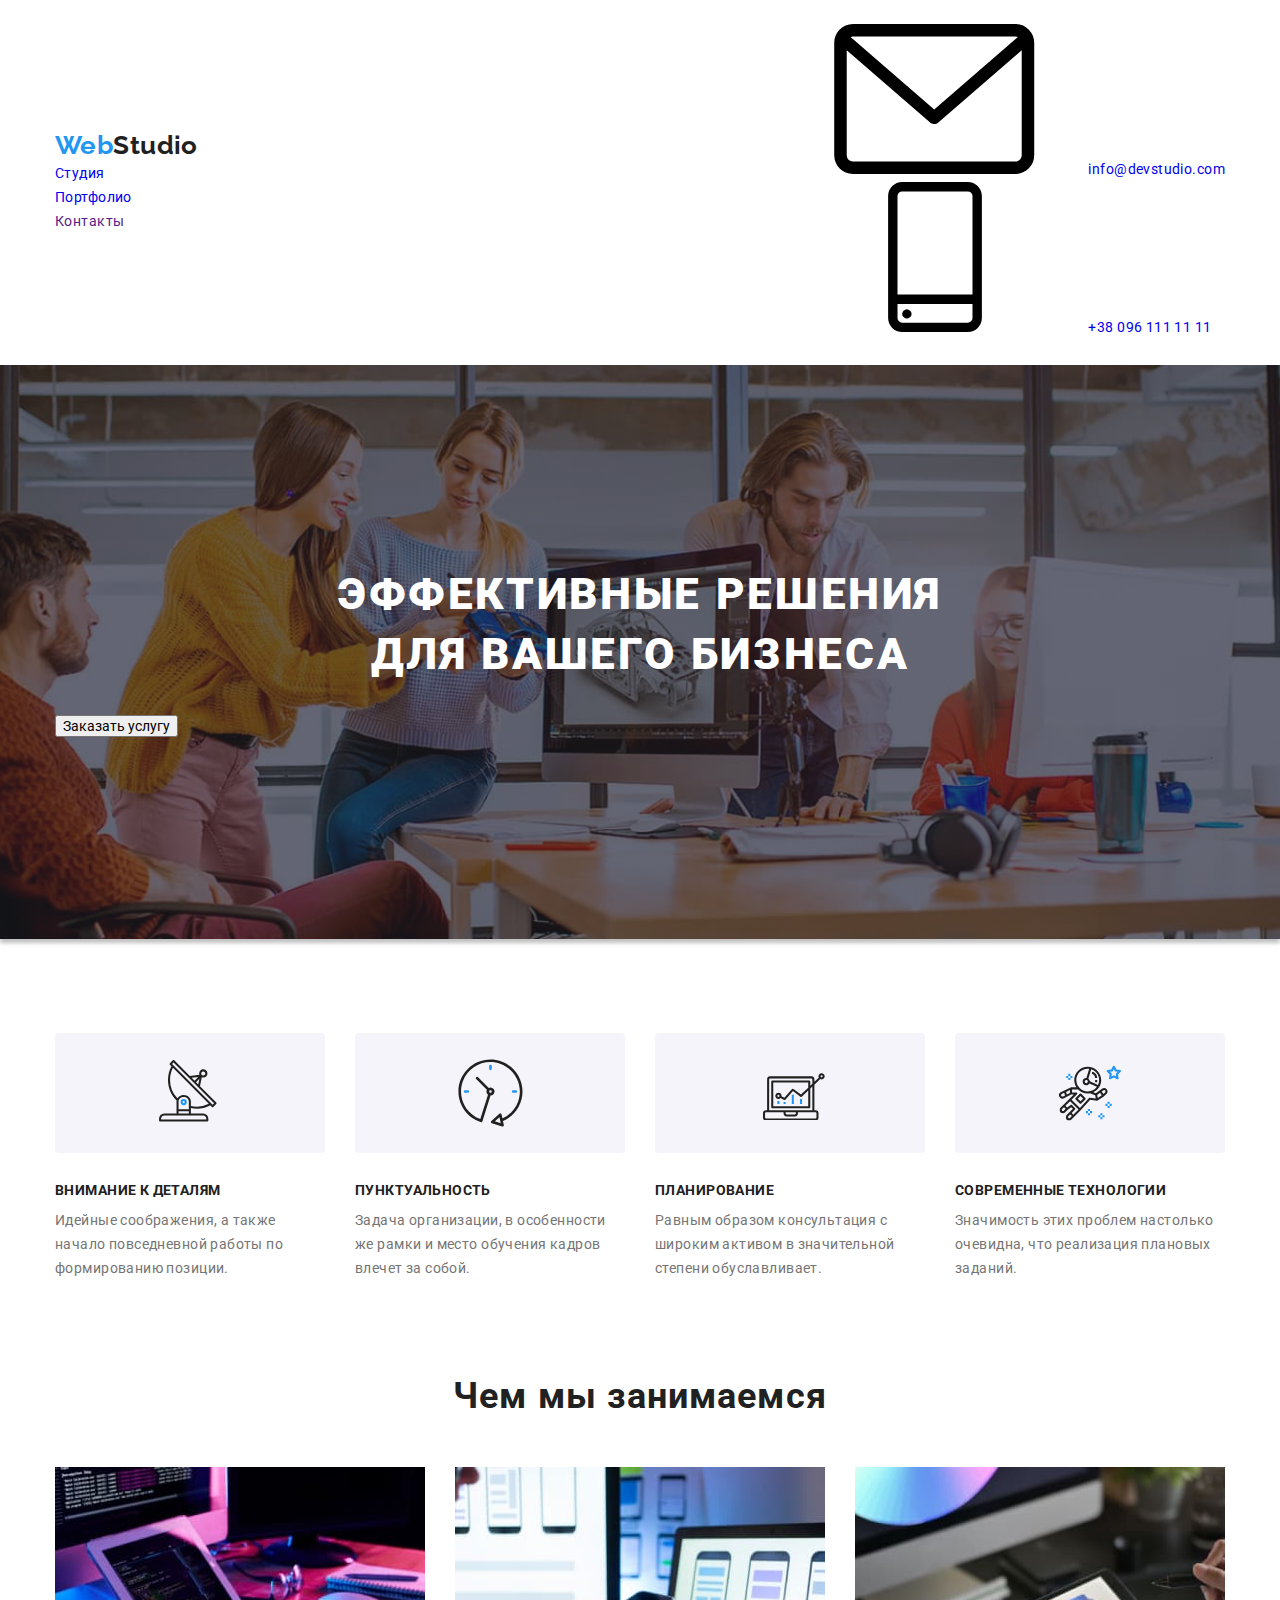
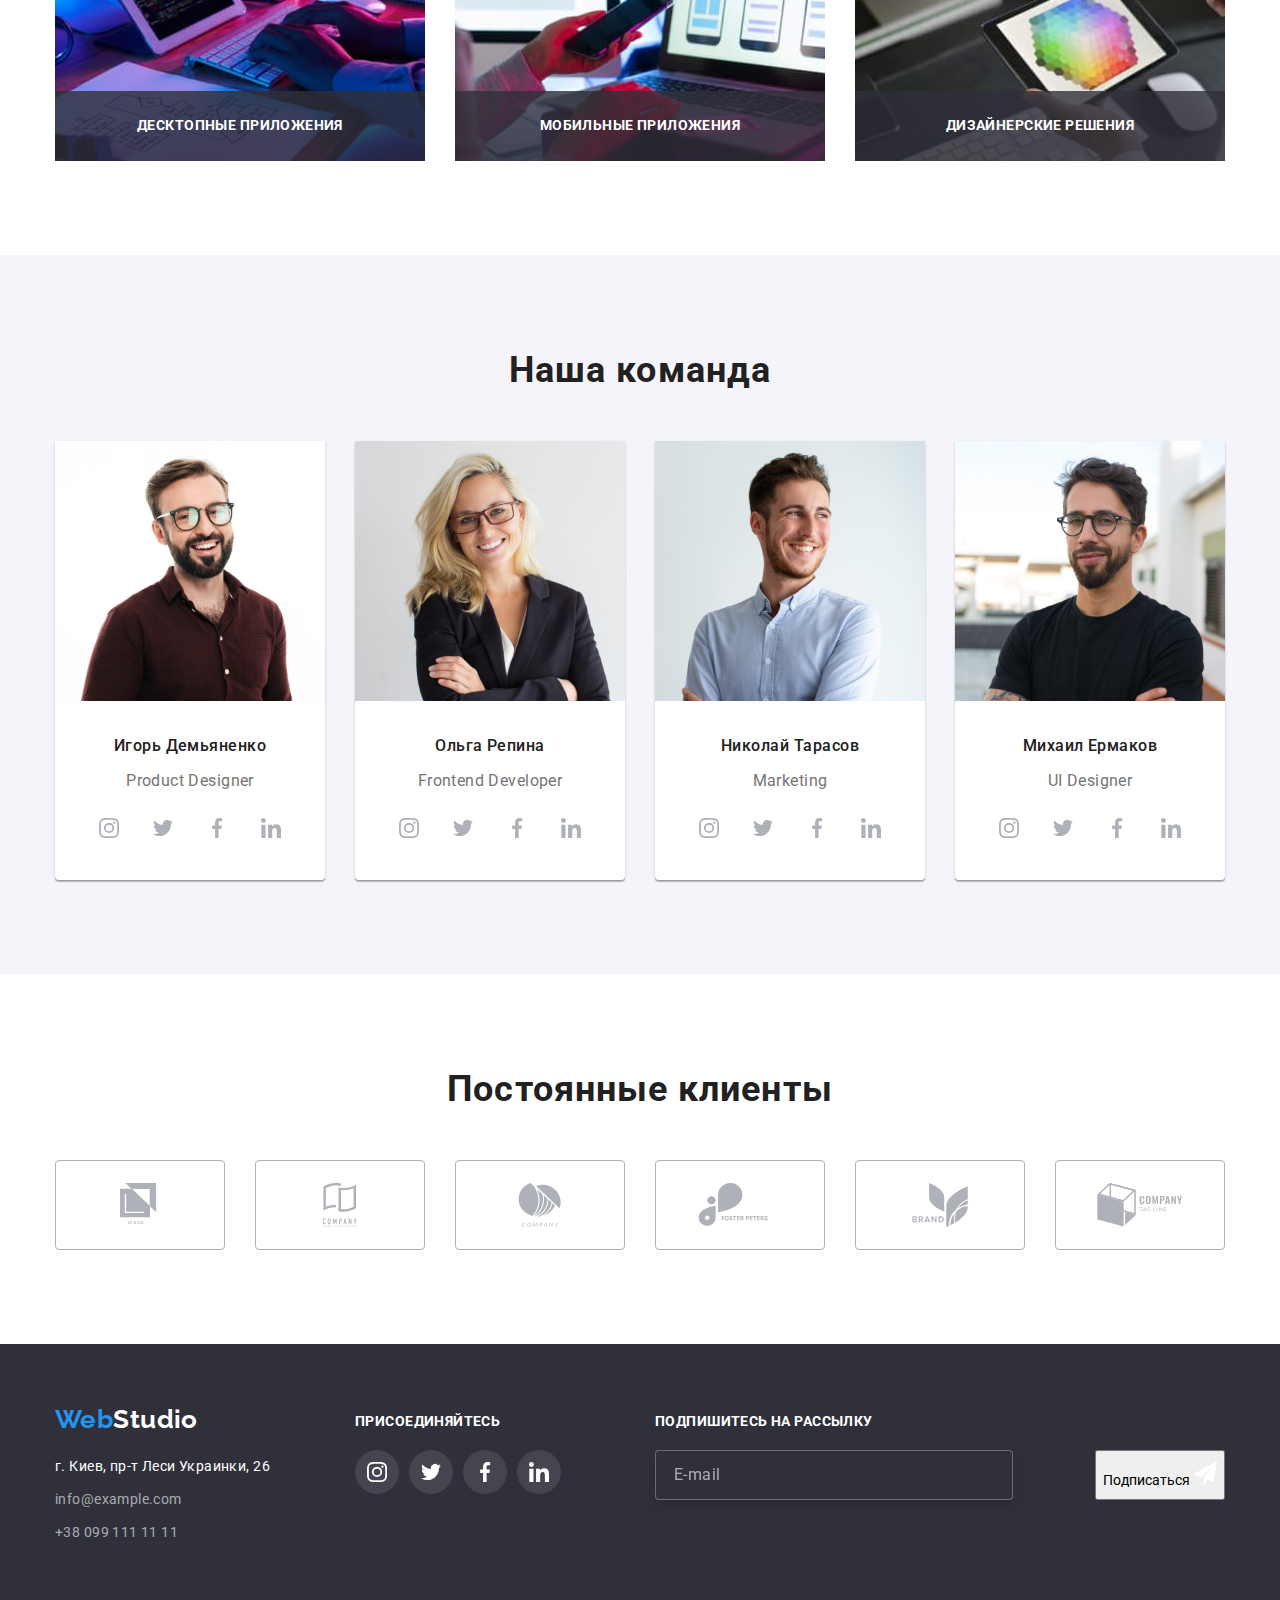
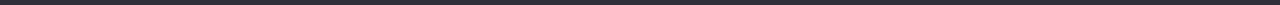
<file: index.html>
<!DOCTYPE html>
<html lang="ru">
<head>
    <meta charset="UTF-8">
    <meta http-equiv="X-UA-Compatible" content="IE=edge">
    <meta name="viewport" content="width=device-width, initial-scale=1.0">
    <title>Студия</title>    
    <link href="https://fonts.googleapis.com/css2?family=Raleway:wght@700&family=Roboto:wght@400;500;700;900&display=swap"
        rel="stylesheet">

    <link rel="stylesheet" href="https://cdnjs.cloudflare.com/ajax/libs/modern-normalize/1.0.0/modern-normalize.min.css">
    <link rel="stylesheet" href="./css/slyles.css">
</head>
<body>
    <!-- Шапка сайта -->
    <header class="header">

        <div class="header-page container">
            <nav class="header-nav">

                <a class="logo" href="./index.html">Web<span class="logo-end">Studio</span></a>
                
                <ul class="header-nav__list">
                    <li class="header-nav__item">
                        <a href="./index.html" class="header-nav__link--current">Студия</a>
                    </li>
                    <li class="header-nav__item">
                        <a href="./html/portfolio.html" class="header-nav__link">Портфолио</a>
                    </li>                    
                    <li class="header-nav__item">
                        <a href="" class="header-nav__link">Контакты</a>
                    </li>
                </ul>

            </nav>

            <ul class="header-contact">
                <li class="header-contact__item">
                    <a href="mailto:info@devstudio.com" class="header-contact__link"  target="_blank" rel="noopener noreferrer">
                            <svg class="header-contact__link--icon icon-envelope">
                                <use href="./images/sprite.svg#icon-envelope"></use>
                            </svg>
                        info@devstudio.com</a>
                </li>

                <li class="header-contact__item">
                    <a href="tel:+380961111111" class="header-contact__link">
                        <svg class="header-contact__link--icon icon-phone">
                            <use href="./images/sprite.svg#icon-phone"></use>
                        </svg>                        
                    +38 096 111 11 11</a>
                </li>
            </ul>            
        </div>

    </header>
    <!-- Основная часть -->
    <main>
        <!-- Герой -->
        <section class="hero">
            <div class="container">
                <h1 class="hero-title">эффективные решения для вашего бизнеса</h1>
                <button class="button" type="button" data-modal-open>Заказать услугу</button>
            </div>
        </section>
        
        <!-- Модальное окно -->
        <div class="backdrop is-hidden" data-modal>                  
            <!-- Форма -->
            <div class="form">
                <form class="form-modal" autocomplete="off">
                    <!-- Кнопка закрытия модального окна -->
                    <button class="form-button__close" data-modal-close></button>
                    <!-- Заглавие -->
                    <h3 class="form-title">Оставьте свои данные, мы вам перезвоним</h3>
                    <!-- Поле имя -->
                    <label class="form-field">
                        <span class="form-label">Имя</span>
                        <input class="form-input" type="text" name="name" placeholder=" " autofocus required>
                        <svg class="form-icon">
                            <use href="./images/sprite.svg#icon-person-black-18dp"></use>
                        </svg>
                    </label>
                    <!-- Поле телефон -->
                    <label class="form-field" for="tel">
                        <span class="form-label">Телефон</span>
                        <input class="form-input" type="tel" name="tel" placeholder=" " required>
                        <svg class="form-icon">
                            <use href="./images/sprite.svg#icon-phone-black-18dp"></use>
                        </svg>
                    </label>
                    <!-- Поле почта -->
                    <label class="form-field" for="mail">
                        <span class="form-label">Почта</span>
                        <input class="form-input" type="email" name="mail" placeholder=" " required>
                        <svg class="form-icon">
                            <use href="./images/sprite.svg#icon-email-black-18dp"></use>
                        </svg>
                    </label>
                    <!-- Коментарий -->
                    <label class="form-field" for="comment">
                        <span class="form-label">Коментарий</span>
                        <textarea class="form-input form-textarea" name="comment" placeholder="Введите текст"></textarea>
                    </label>
                    <!-- Пользовательское соглашение -->
                    <label class="form-checkbox">
                        <input class="form-checkbox__input" type="checkbox" name="policy">
                        <svg class="checkbox">
                            <use href="./images/sprite.svg#icon-checked"></use>
                        </svg>
                        <span class="form-checkbox__label">Соглашаюсь с рассылкой и принимаю 
                            <a class="form-checkbox__anchor" href="" target="_blank" rel="noopener noreferrer">Условия договора</a>
                        </span>
                    </label>
                    
                    <!-- Кнопка отправить -->
                    <button class="button" type="submit">Отправить</button>
                </form>
            </div>
             
        </div>
        <!-- Наши преимущества -->
        <section class="advantages">
            <div class="container">
                <!-- Скрыть название секции -->
                <h2 class="title-section  no-title">Наши преимущества</h2>
                <ul class="advantages-list">

                    <li class="advantages-item">
                        <div class="advantages-icons">
                            <svg class="antenna">
                                <use href="./images/sprite.svg#icon-antenna"></use>
                            </svg>
                        </div>
                        <h3 class="advantages-title">Внимание к деталям</h3>
                        <p>Идейные соображения, а также начало повседневной работы по формированию позиции.</p>
                    </li>   

                    <li class="advantages-item">
                        <div class="advantages-icons">
                            <svg class="clock">
                                <use href="./images/sprite.svg#icon-clock"></use>
                            </svg>
                        </div>
                        <h3 class="advantages-title">Пунктуальность</h3>
                        <p>Задача организации, в особенности же рамки и место обучения кадров влечет за собой.</p>
                    </li>  

                    <li class="advantages-item">
                        <div class="advantages-icons">
                            <svg class="diagram">
                                <use href="./images/sprite.svg#icon-diagram"></use>
                            </svg>
                        </div>
                        <h3 class="advantages-title">Планирование</h3>
                        <p>Равным образом консультация с широким активом в значительной степени обуславливает.</p>
                    </li>  

                    <li class="advantages-item">
                        <div class="advantages-icons">
                            <svg class="astronaut">
                                <use href="./images/sprite.svg#icon-astronaut"></use>
                            </svg>
                        </div>
                        <h3 class="advantages-title">Современные технологии</h3>
                        <p>Значимость этих проблем настолько очевидна, что реализация плановых заданий.</p>
                    </li>                    
                </ul>
            </div>
        </section>
        <!-- Чем мы занимаемся -->
        <section class="activity">
            <div class="container">
                <h2 class="title-section">Чем мы занимаемся</h2>

                <ul class="activity-list">
                    <li class="activity-item">
                        <img class="activity-img" src="./images/main/box1.jpg" alt="Создание интелектуальных продуктов">
                        <p class="activity-text">Десктопные приложения</p>
                    </li>

                    <li class="activity-item">
                        <img class="activity-img" src="./images/main/box2.jpg" alt="Адаптация для всех устройств">
                        <p class="activity-text">Мобильные приложения</p>
                    </li>

                    <li class="activity-item">
                        <img class="activity-img" src="./images/main/box3.jpg" alt="Продвижение сайтов">
                        <p class="activity-text">Дизайнерские решения</p>
                    </li>
                </ul>
                
            </div>
        </section>
        <!-- Наша команда -->
        <section class="team">
            <div class="container">
                <h2 class="title-section">Наша команда</h2>
                <ul class="team-list">

                    <li class="team-item">
                        <img class="team-img" src="./images/main/demyanenko.jpg" alt="Игорь Демьяненко" width="270" height="auto">
                        <h3 class="team-title">Игорь Демьяненко</h3>
                        <p class="team-text" lang="en">Product Designer</p>

                        <ul class="social-icons">
                            <li class="social-icons-item">
                                <a href="" class="social-icons-link" target="_blank" rel="noopener noreferrer">
                                    <svg class="icon">
                                        <use href="./images/sprite.svg#icon-instagram"></use>
                                    </svg>
                                </a>
                            </li>
                            <li class="social-icons-item">
                                <a href="" class="social-icons-link" target="_blank" rel="noopener noreferrer">
                                    <svg class="icon">
                                        <use href="./images/sprite.svg#icon-twitter"></use>
                                    </svg>
                                </a>
                            </li>
                            <li class="social-icons-item">
                                <a href="" class="social-icons-link" target="_blank" rel="noopener noreferrer">
                                    <svg class="icon">
                                        <use href="./images/sprite.svg#icon-facebook"></use>
                                    </svg>
                                </a>
                            </li>
                            <li class="social-icons-item">
                                <a href="" class="social-icons-link" target="_blank" rel="noopener noreferrer">
                                    <svg class="icon">
                                        <use href="./images/sprite.svg#icon-linkedin"></use>
                                    </svg>
                                </a>
                            </li>
                        </ul>

                    </li>

                    <li class="team-item">
                        <img class="team-img" class="team-img" src="./images/main/repina.jpg" alt="Ольга Репина" width="270" height="auto">
                        <h3 class="team-title">Ольга Репина</h3>
                        <p class="team-text" lang="en">Frontend Developer</p>
                        
                        <ul class="social-icons">
                            <li class="social-icons-item">
                                <a href="" class="social-icons-link" target="_blank" rel="noopener noreferrer">
                                    <svg class="icon">
                                        <use href="./images/sprite.svg#icon-instagram"></use>
                                    </svg>
                                </a>
                            </li>
                            <li class="social-icons-item">
                                <a href="" class="social-icons-link" target="_blank" rel="noopener noreferrer">
                                    <svg class="icon">
                                        <use href="./images/sprite.svg#icon-twitter"></use>
                                    </svg>
                                </a>
                            </li>
                            <li class="social-icons-item">
                                <a href="" class="social-icons-link" target="_blank" rel="noopener noreferrer">
                                    <svg class="icon">
                                        <use href="./images/sprite.svg#icon-facebook"></use>
                                    </svg>
                                </a>
                            </li>
                            <li class="social-icons-item">
                                <a href="" class="social-icons-link" target="_blank" rel="noopener noreferrer">
                                    <svg class="icon">
                                        <use href="./images/sprite.svg#icon-linkedin"></use>
                                    </svg>
                                </a>
                            </li>
                        </ul>

                    </li>

                    <li class="team-item">
                        <img class="team-img" class="team-img" src="./images/main/tarasov.jpg" alt="Николай Тарасов" width="270" height="auto">
                        <h3 class="team-title">Николай Тарасов</h3>
                        <p class="team-text" lang="en">Marketing</p>

                        <ul class="social-icons">
                            <li class="social-icons-item">
                                <a href="" class="social-icons-link" target="_blank" rel="noopener noreferrer">
                                    <svg class="icon">
                                        <use href="./images/sprite.svg#icon-instagram"></use>
                                    </svg>
                                </a>
                            </li>
                            <li class="social-icons-item">
                                <a href="" class="social-icons-link" target="_blank" rel="noopener noreferrer">
                                    <svg class="icon">
                                        <use href="./images/sprite.svg#icon-twitter"></use>
                                    </svg>
                                </a>
                            </li>
                            <li class="social-icons-item">
                                <a href="" class="social-icons-link" target="_blank" rel="noopener noreferrer">
                                    <svg class="icon">
                                        <use href="./images/sprite.svg#icon-facebook"></use>
                                    </svg>
                                </a>
                            </li>
                            <li class="social-icons-item">
                                <a href="" class="social-icons-link" target="_blank" rel="noopener noreferrer">
                                    <svg class="icon">
                                        <use href="./images/sprite.svg#icon-linkedin"></use>
                                    </svg>
                                </a>
                            </li>
                        </ul>

                    </li>

                    <li class="team-item">
                        <img class="team-img" class="team-img" src="./images/main/ermakov.jpg" alt="Михаил Ермаков" width="270" height="auto">
                        <h3 class="team-title">Михаил Ермаков</h3>
                        <p class="team-text" lang="en">UI Designer</p>

                        <ul class="social-icons">
                            <li class="social-icons-item">
                                <a href="" class="social-icons-link" target="_blank" rel="noopener noreferrer">
                                    <svg class="icon">
                                        <use href="./images/sprite.svg#icon-instagram"></use>
                                    </svg>
                                </a>
                            </li>
                            <li class="social-icons-item">
                                <a href="" class="social-icons-link" target="_blank" rel="noopener noreferrer">
                                    <svg class="icon">
                                        <use href="./images/sprite.svg#icon-twitter"></use>
                                    </svg>
                                </a>
                            </li>
                            <li class="social-icons-item">
                                <a href="" class="social-icons-link" target="_blank" rel="noopener noreferrer">
                                    <svg class="icon">
                                        <use href="./images/sprite.svg#icon-facebook"></use>
                                    </svg>
                                </a>
                            </li>
                            <li class="social-icons-item">
                                <a href="" class="social-icons-link" target="_blank" rel="noopener noreferrer">
                                    <svg class="icon">
                                        <use href="./images/sprite.svg#icon-linkedin"></use>
                                    </svg>
                                </a>
                            </li>
                        </ul>

                    </li>

                </ul>
            </div>
        </section>
        <!-- Постоянные клиенты -->
        <section class="clients">
            <div class="container">
                <h2 class="title-section">Постоянные клиенты</h2>

                <ul class="clients-list">
                    <li class="clients-item">
                        <a href="" class="clients-link" target="_blank" rel="noopener noreferrer">
                            <svg class="clients-icons">
                                <use href="./images/sprite.svg#icon-logo-1"></use>
                            </svg>
                        </a>
                    </li>

                    <li class="clients-item">
                        <a href="" class="clients-link" target="_blank" rel="noopener noreferrer">
                            <svg class="clients-icons">
                                <use href="./images/sprite.svg#icon-logo-2"></use>
                            </svg>
                        </a>
                    </li>

                    <li class="clients-item">
                        <a href="" class="clients-link" target="_blank" rel="noopener noreferrer">
                            <svg class="clients-icons">
                                <use href="./images/sprite.svg#icon-logo-3"></use>
                            </svg>
                        </a>
                    </li>

                    <li class="clients-item">
                        <a href="" class="clients-link" target="_blank" rel="noopener noreferrer">
                            <svg class="clients-icons">
                                <use href="./images/sprite.svg#icon-logo-4"></use>
                            </svg>
                        </a>
                    </li>

                    <li class="clients-item">
                        <a href="" class="clients-link">
                            <svg class="clients-icons" target="_blank" rel="noopener noreferrer">
                                <use href="./images/sprite.svg#icon-logo-5"></use>
                            </svg>
                        </a>
                    </li>

                    <li class="clients-item">
                        <a href="" class="clients-link" target="_blank" rel="noopener noreferrer">
                            <svg class="clients-icons">
                                <use href="./images/sprite.svg#icon-logo-6"></use>
                            </svg>
                        </a>
                    </li>
                </ul>

            </div>
        </section>
    </main>
    <!-- Подвал -->
    <footer class="footer">
        <div class="footer-page container">
            <ul class="footer-list">
                <!-- Лого и контакты -->
                <li class="footer-item">                    
                    <a class="logo" href="./index.html">Web<span class="logo-footer">Studio</span></a>
                    <address class="footer-adress">г. Киев, пр-т Леси Украинки, 26</address>
                    <ul class="footer-contact list">
                        <li class="footer-contact-item">
                            <a class="footer-contact-link" href="mailto:info@example.com">info@example.com</a>
                        </li>
                        <li class="footer-contact-item">
                            <a class="footer-contact-link" href="tel:+380991111111">+38 099 111 11 11</a>
                        </li>
                    </ul>                                   
                </li>
                <!-- Социальные сети -->
                <li class="footer-item">
                    <h3 class="footer-title">присоединяйтесь</h3>
                    <ul class="social-icons accent">
                        <li class="social-icons-item accent">
                            <a href="" class="social-icons-link accent" target="_blank" rel="noopener noreferrer">
                                <svg class="icon">
                                    <use href="./images/sprite.svg#icon-instagram"></use>
                                </svg>
                            </a>
                        </li>
                        <li class="social-icons-item accent">
                            <a href="" class="social-icons-link accent" target="_blank" rel="noopener noreferrer">
                                <svg class="icon">
                                    <use href="./images/sprite.svg#icon-twitter"></use>
                                </svg>
                            </a>
                        </li>
                        <li class="social-icons-item accent">
                            <a href="" class="social-icons-link accent" target="_blank" rel="noopener noreferrer">
                                <svg class="icon">
                                    <use href="./images/sprite.svg#icon-facebook"></use>
                                </svg>
                            </a>
                        </li>
                        <li class="social-icons-item accent">
                            <a href="" class="social-icons-link accent" target="_blank" rel="noopener noreferrer">
                                <svg class="icon">
                                    <use href="./images/sprite.svg#icon-linkedin"></use>
                                </svg>
                            </a>
                        </li>
                    </ul>
                </li>
                <!-- Футер форма -->
                <li class="footer-item">
                    <h3 class="footer-title">Подпишитесь на рассылку</h3>
                    <form class="footer-form">
                        <input class="footer-form-input" type="email" name="mail" placeholder="E-mail" autocomplete="off">
                        <button class="button" type="submit">Подписаться 
                            <svg class="footer-icon-send">
                                <use href="./images/sprite.svg#icon-send"></use>
                            </svg>
                        </button>
                    </form>
                </li>
            </ul>
        </div>
    </footer>   
   
    <script src="./js/modal.js"></script>
</body>
</html>
</file>
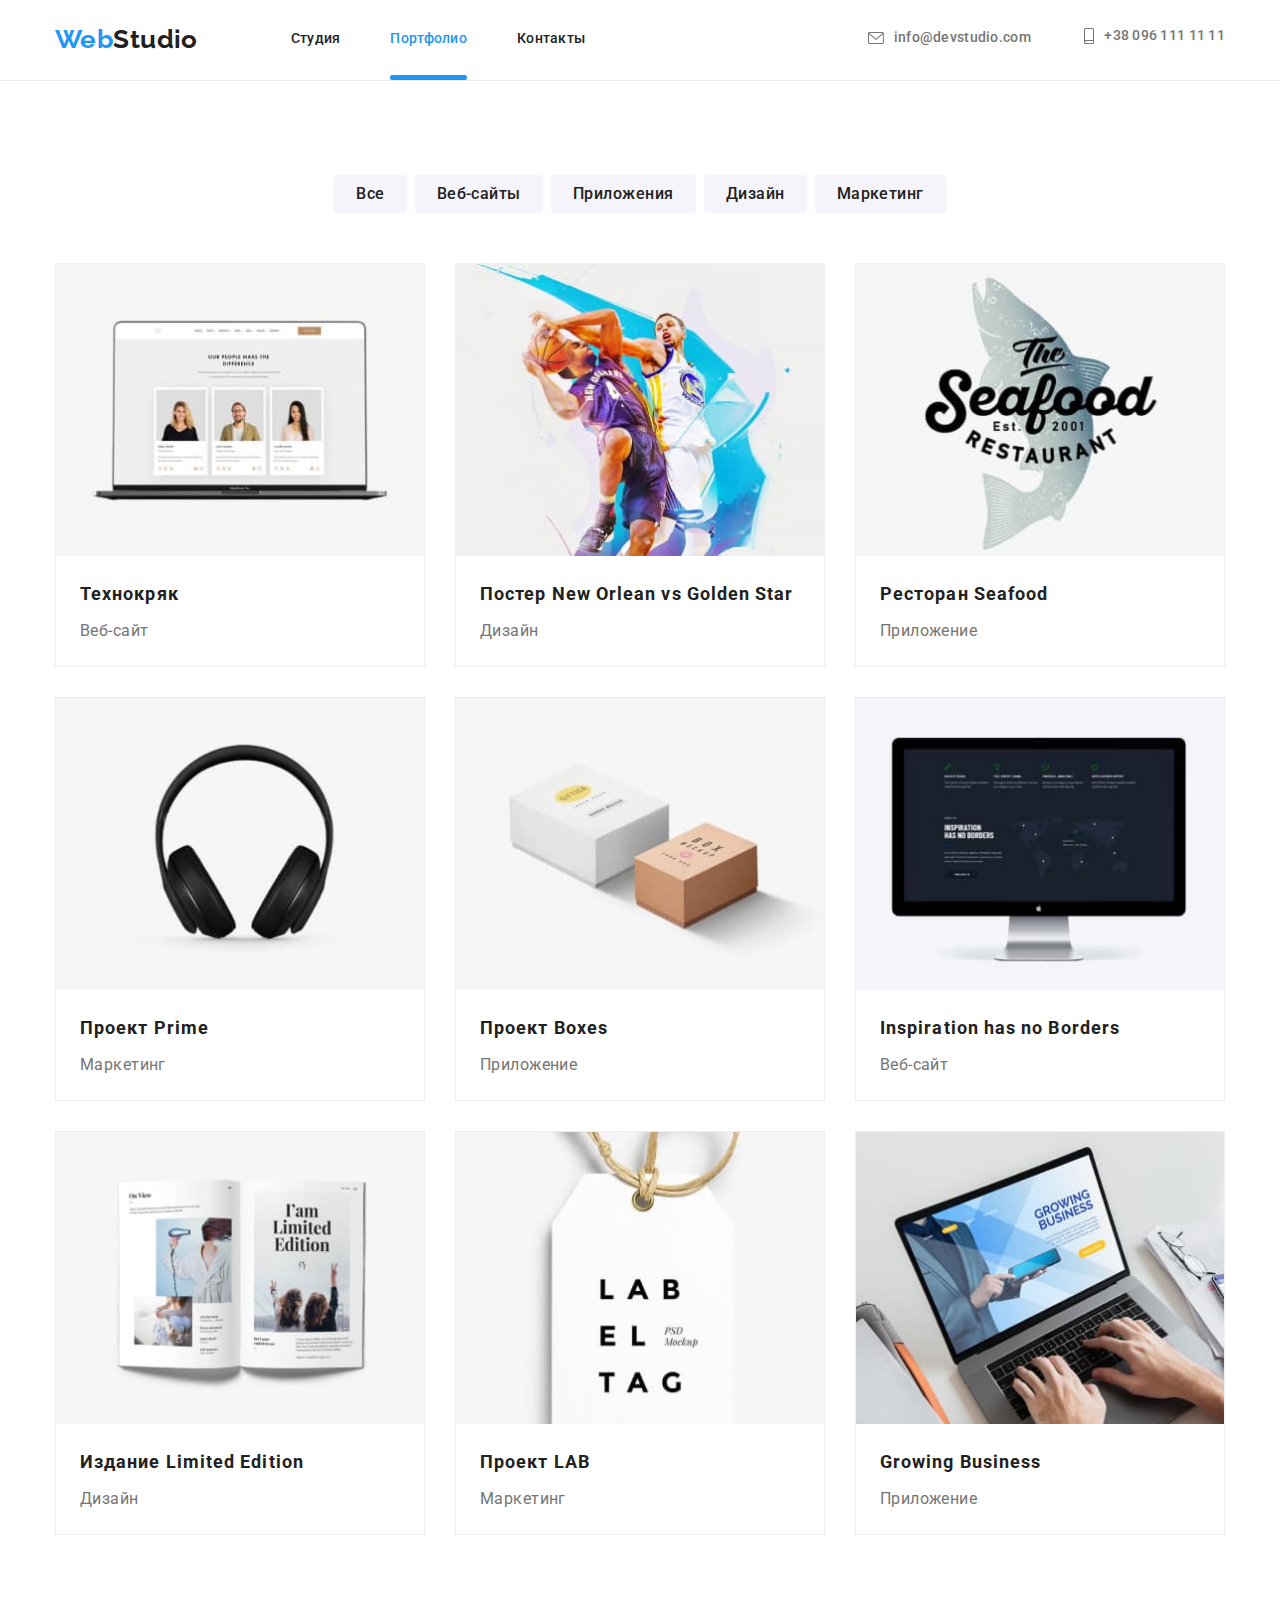
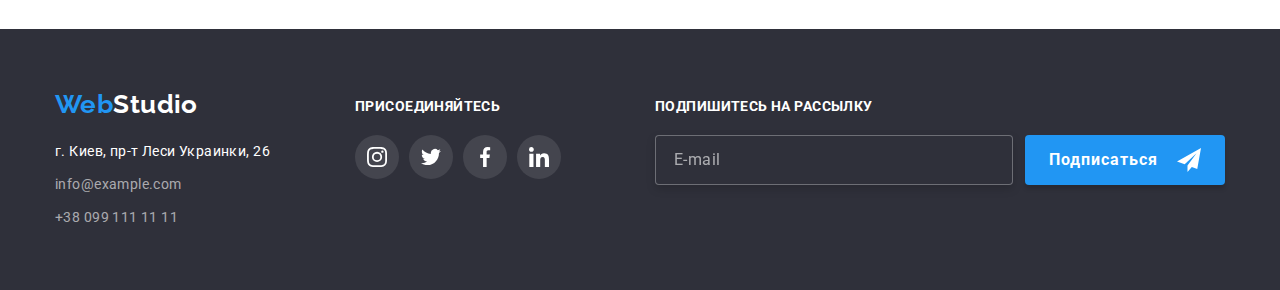
<file: html/portfolio.html>
<!DOCTYPE html>
<html lang="ru">

<head>
    <meta charset="UTF-8">
    <meta http-equiv="X-UA-Compatible" content="IE=edge">
    <meta name="viewport" content="width=device-width, initial-scale=1.0">
    <title>Портфолио</title>
    <link rel="preconnect" href="https://fonts.gstatic.com">
    <link href="https://fonts.googleapis.com/css2?family=Raleway:wght@700&family=Roboto:wght@400;500;700;900&display=swap" rel="stylesheet">
    <link rel="stylesheet" href="https://cdnjs.cloudflare.com/ajax/libs/modern-normalize/1.0.0/modern-normalize.min.css">
    <link rel="stylesheet" href="../css/slyles.css">
</head>

<body>
    <!-- Шапка страницы Портфолио -->
    <header class="header page-portfolio">
    
        <div class="container header-page">
            <nav class="heder-nav">
                <a class="logo nav-link" href="../index.html">Web<span class="logo-end">Studio</span></a>
    
                <ul class="site-nav">
                    <li class="nav-item">
                        <a href="../index.html" class="nav-link">Студия</a>
                    </li>
    
                    <li class="nav-item">
                        <a href="./html/portfolio.html" class="nav-link current">Портфолио</a>
                    </li>
    
                    <li class="nav-item">
                        <a href="" class="nav-link">Контакты</a>
                    </li>
                </ul>
            </nav>
    
            <ul class="header-contact">
                <li class="contact-item">
                    <a href="mailto:info@devstudio.com" class="nav-link" target="_blank" rel="noopener noreferrer">
                        <svg class="icon envelope">
                            <use href="../images/sprite.svg#icon-envelope"></use>
                        </svg>
                        info@devstudio.com</a>
                </li>
    
                <li class="contact-item">
                    <a href="tel:+380961111111" class="nav-link">
                        <svg class="icon phone">
                            <use href="../images/sprite.svg#icon-phone"></use>
                        </svg>
                        +38 096 111 11 11</a>
                </li>
            </ul>
        </div>
    
    </header>

        <!-- Основная часть страницы Портфолио-->
    <main>
        <!-- Группы примеров работ -->
        <section class="example">
            <div class="container">
                <!-- Название секции скрыть -->
                <h1 class="title-section no-title">Фильтр примеров работ и ссылки</h1>
                <ul class="example-filter">
                    <li class="example-item">
                        <button class="example-button" type="button">Все</button>
                    </li>
                    <li class="example-item"><button class="example-button" type="button">Веб-сайты</button></li>
                    <li class="example-item"><button class="example-button" type="button">Приложения</button></li>
                    <li class="example-item"><button class="example-button" type="button">Дизайн</button></li>
                    <li class="example-item"><button class="example-button" type="button">Маркетинг</button></li>
                </ul>

                <ul class="work-list">
                    <li class="work-item">
                        <a class="work-link" href="" target="_blank" rel="noopener noreferrer">
                            <div class="work-thumb">
                                <img class="work-img" src="../images/portfolio/technokryak.jpg" alt="Технокряк">
                                <p class="work-overlay">Технокряк это современная площадка распространения коронавируса. Компании используют эту
                                    платформу для цифрового шпионажа и атак на защищённые сервера конкурентов.
                                </p>
                            </div>
                            <h2 class="work-title">Технокряк</h2>
                            <p class="work-text">Веб-сайт</p>
                        </a>
                    </li>

                    <li class="work-item">
                        <a class="work-link" href="" target="_blank" rel="noopener noreferrer">
                            <div class="work-thumb">
                                <img class="work-img" src="../images/portfolio/new_orlean_golden_star.jpg" alt="Постер New Orlean vs Golden Star">
                                <p class="work-overlay">Технокряк это современная площадка распространения коронавируса. Компании используют
                                    эту платформу для цифрового шпионажа и атак на защищённые сервера конкурентов.
                                </p>
                            </div>
                            <h2 class="work-title">Постер New Orlean vs Golden Star</h2>
                            <p class="work-text">Дизайн</p>
                        </a>
                    </li>
                    
                    <li class="work-item">
                        <a class="work-link" href="" target="_blank" rel="noopener noreferrer">
                            <div class="work-thumb">
                                <img class="work-img" src="../images/portfolio/seafood_restaurant.jpg" alt="Ресторан Seafood">
                                <p class="work-overlay">Технокряк это современная площадка распространения коронавируса. Компании используют
                                    эту платформу для цифрового шпионажа и атак на защищённые сервера конкурентов.
                                </p>
                            </div>
                            <h2 class="work-title">Ресторан Seafood</h2>
                            <p class="work-text">Приложение</p>
                        </a>
                    </li>
                    
                    <li class="work-item">
                        <a class="work-link" href="" target="_blank" rel="noopener noreferrer">
                            <div class="work-thumb">
                                <img class="work-img" src="../images/portfolio/prime.jpg" alt="Проект Prime">
                                <p class="work-overlay">Технокряк это современная площадка распространения коронавируса. Компании используют
                                    эту платформу для цифрового шпионажа и атак на защищённые сервера конкурентов.
                                </p>
                            </div>
                            <h2 class="work-title">Проект Prime</h2>
                            <p class="work-text">Маркетинг</p>
                        </a>
                    </li>

                    <li class="work-item">
                        <a class="work-link" href="" target="_blank" rel="noopener noreferrer">
                            <div class="work-thumb">
                                <img class="work-img" src="../images/portfolio/boxes.jpg" alt="Проект Boxes">
                                <p class="work-overlay">Технокряк это современная площадка распространения коронавируса. Компании используют
                                    эту платформу для цифрового шпионажа и атак на защищённые сервера конкурентов.
                                </p>
                            </div>
                            <h2 class="work-title">Проект Boxes</h2>
                            <p class="work-text">Приложение</p>
                        </a>
                    </li>

                    <li class="work-item">
                        <a class="work-link" href="" target="_blank" rel="noopener noreferrer">
                            <div class="work-thumb">
                                <img class="work-img" src="../images/portfolio/inspiration_has_no_borders.jpg" alt="Inspiration has no Borders">
                                <p class="work-overlay">Технокряк это современная площадка распространения коронавируса. Компании используют
                                    эту платформу для цифрового шпионажа и атак на защищённые сервера конкурентов.
                                </p>
                            </div>
                            <h2 class="work-title">Inspiration has no Borders</h2>
                            <p class="work-text">Веб-сайт</p>
                        </a>
                    </li>

                    <li class="work-item">
                        <a class="work-link" href="" target="_blank" rel="noopener noreferrer">
                            <div class="work-thumb">
                                <img class="work-img" src="../images/portfolio/limited_edition.jpg" alt="Издание Limited Edition">
                                <p class="work-overlay">Технокряк это современная площадка распространения коронавируса. Компании используют
                                    эту платформу для цифрового шпионажа и атак на защищённые сервера конкурентов.
                                </p>
                            </div>
                            <h2 class="work-title">Издание Limited Edition</h2>
                            <p class="work-text">Дизайн</p>
                        </a>
                    </li>

                    <li class="work-item">
                        <a class="work-link" href="" target="_blank" rel="noopener noreferrer">
                            <div class="work-thumb">
                                <img class="work-img" src="../images/portfolio/lab.jpg" alt="Проект LAB">
                                <p class="work-overlay">Технокряк это современная площадка распространения коронавируса. Компании используют
                                    эту платформу для цифрового шпионажа и атак на защищённые сервера конкурентов.
                                </p>
                            </div>
                            <h2 class="work-title">Проект LAB</h2>
                            <p class="work-text">Маркетинг</p>
                        </a>
                    </li>

                    <li class="work-item">
                        <a class="work-link" href="" target="_blank" rel="noopener noreferrer">
                            <div class="work-thumb">
                                <img class="work-img" src="../images/portfolio/growing_business.jpg" alt="Growing Business">
                                <p class="work-overlay">Технокряк это современная площадка распространения коронавируса. Компании используют
                                    эту платформу для цифрового шпионажа и атак на защищённые сервера конкурентов.
                                </p>
                            </div>
                            <h2 class="work-title">Growing Business</h2>
                            <p class="work-text">Приложение</p>
                        </a>
                    </li>                    
                </ul>
            </div>
        </section>
    </main>
    <!-- Подвал -->
    <footer class="footer">
        <div class="container footer-page">
            <ul class="footer-list">
                <!-- Лого и контакты -->
                <li class="footer-item">
                    <a class="logo link" href="../index.html">Web<span class="logo-footer">Studio</span></a>
                    <address class="footer-adress">г. Киев, пр-т Леси Украинки, 26</address>
                    <ul class="footer-contact list">
                        <li class="footer-contact-item">
                            <a class="footer-contact-link" href="mailto:info@example.com">info@example.com</a>
                        </li>
                        <li class="footer-contact-item">
                            <a class="footer-contact-link" href="tel:+380991111111">+38 099 111 11 11</a>
                        </li>
                    </ul>
                </li>
                <!-- Социальные сети -->
                <li class="footer-item">
                    <h3 class="footer-title">присоединяйтесь</h3>
                    <ul class="social-icons accent">
                        <li class="social-icons-item accent">
                            <a href="" class="social-icons-link accent" target="_blank" rel="noopener noreferrer">
                                <svg class="icon">
                                    <use href="../images/sprite.svg#icon-instagram"></use>
                                </svg>
                            </a>
                        </li>
                        <li class="social-icons-item accent">
                            <a href="" class="social-icons-link accent" target="_blank" rel="noopener noreferrer">
                                <svg class="icon">
                                    <use href="../images/sprite.svg#icon-twitter"></use>
                                </svg>
                            </a>
                        </li>
                        <li class="social-icons-item accent">
                            <a href="" class="social-icons-link accent" target="_blank" rel="noopener noreferrer">
                                <svg class="icon">
                                    <use href="../images/sprite.svg#icon-facebook"></use>
                                </svg>
                            </a>
                        </li>
                        <li class="social-icons-item accent">
                            <a href="" class="social-icons-link accent" target="_blank" rel="noopener noreferrer">
                                <svg class="icon">
                                    <use href="../images/sprite.svg#icon-linkedin"></use>
                                </svg>
                            </a>
                        </li>
                    </ul>
                </li>
                <!-- Футер форма -->
                <li class="footer-item">
                    <h3 class="footer-title">Подпишитесь на рассылку</h3>
                    <form class="footer-form">
                        <input class="footer-form-input" type="email" name="mail" placeholder="E-mail" autocomplete="off">
                        <button class="button-submit" type="submit">Подписаться
                            <svg class="footer-icon-send">
                                <use href="../images/sprite.svg#icon-send"></use>
                            </svg>
                        </button>
                    </form>
                </li>
            </ul>
        </div>
    </footer>
</body>

</html>
</file>
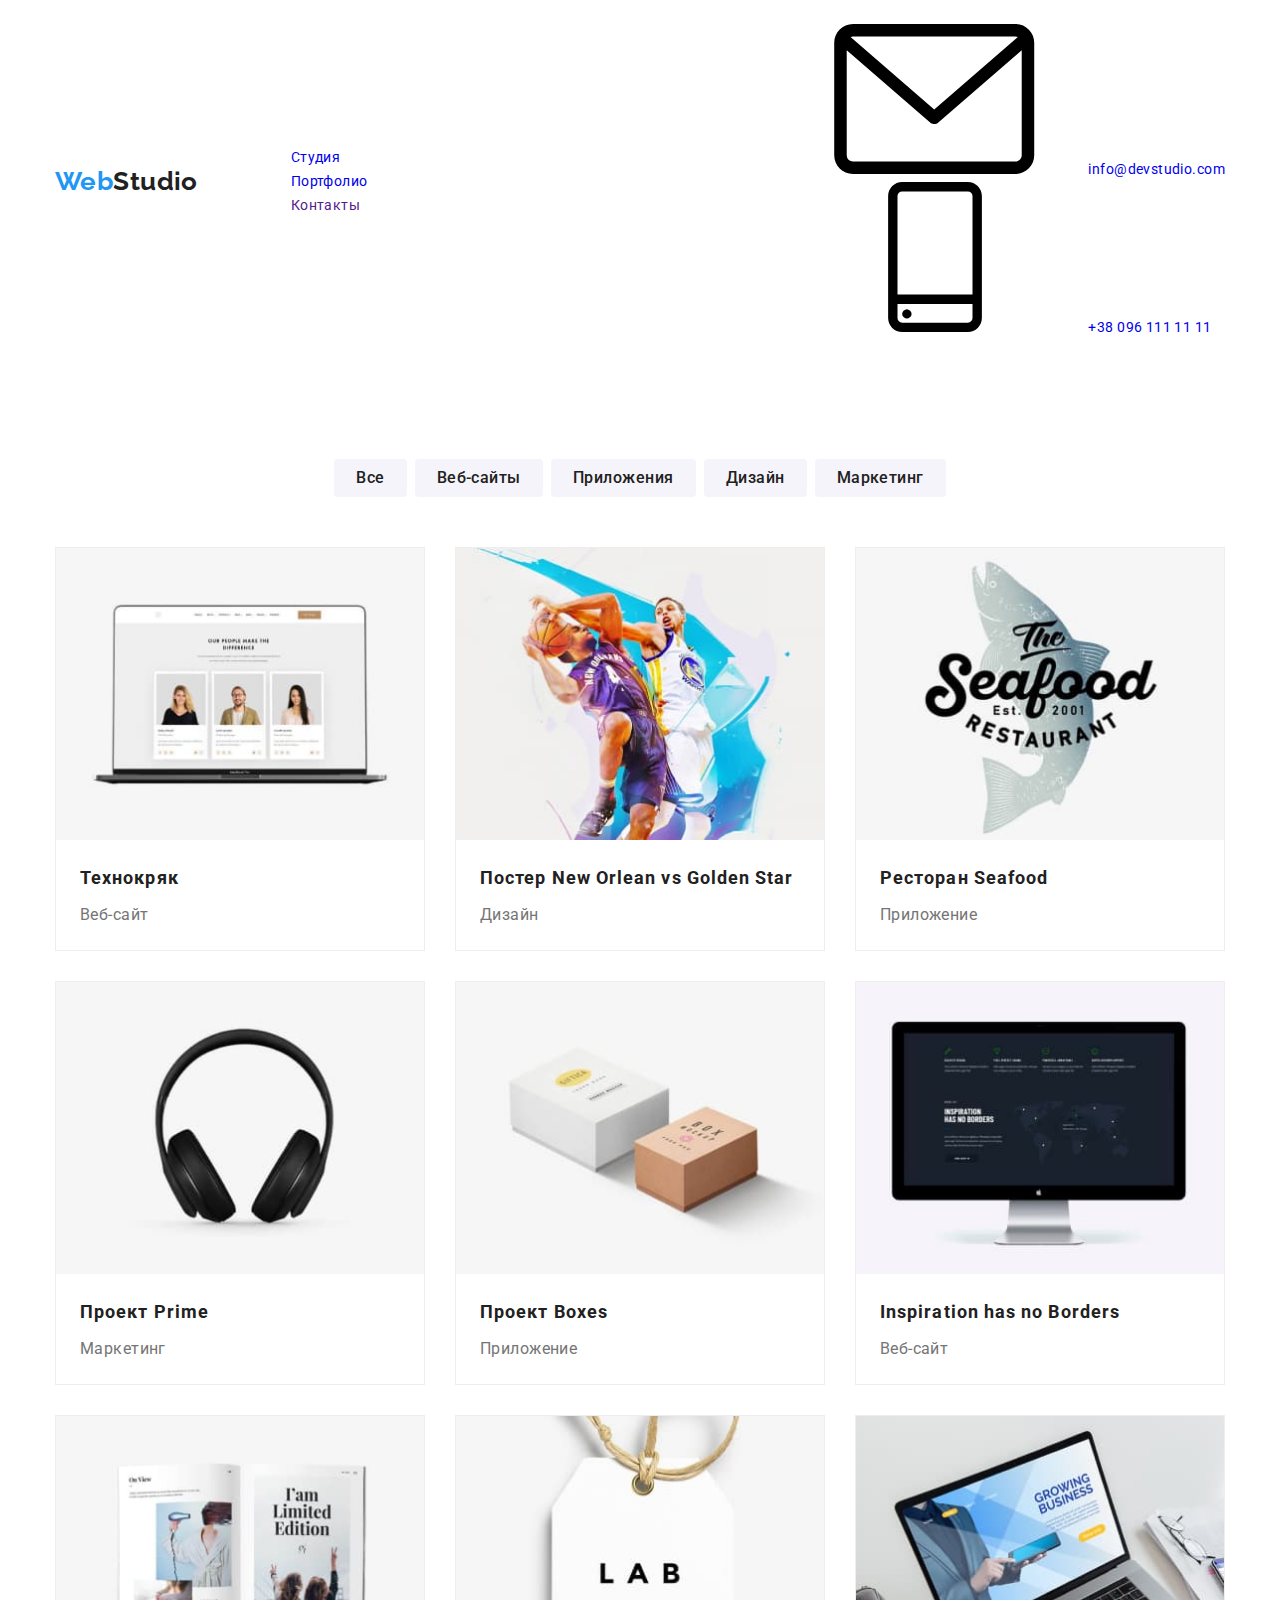
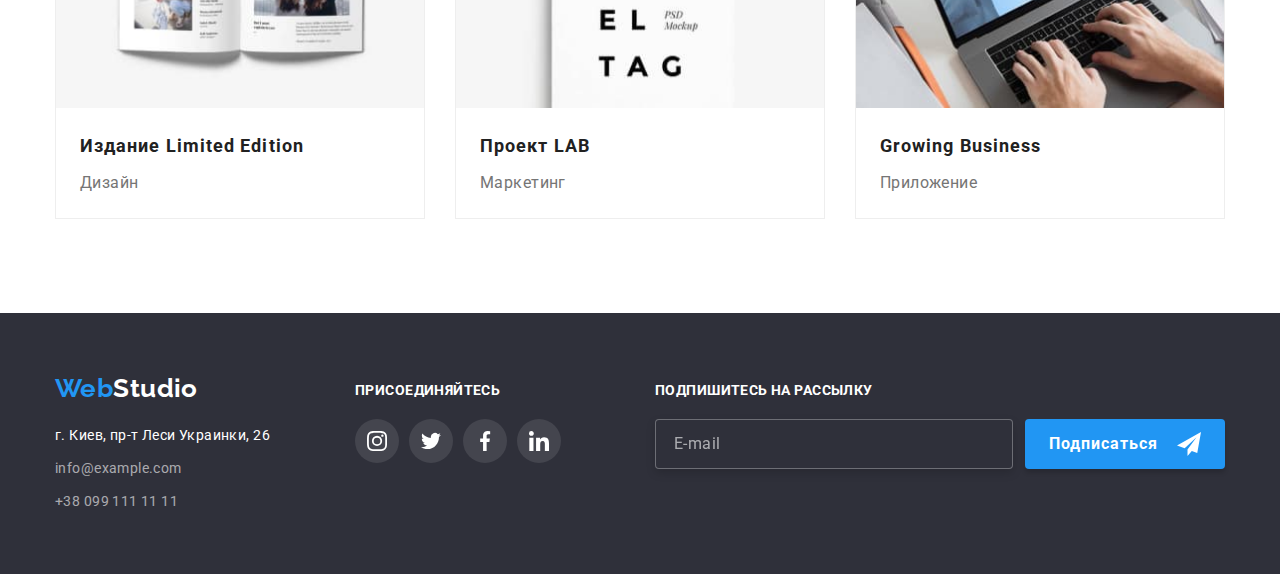
<file: js/html/portfolio.html>
<!DOCTYPE html>
<html lang="ru">

<head>
    <meta charset="UTF-8">
    <meta http-equiv="X-UA-Compatible" content="IE=edge">
    <meta name="viewport" content="width=device-width, initial-scale=1.0">
    <title>Портфолио</title>
    <link rel="preconnect" href="https://fonts.gstatic.com">
    <link href="https://fonts.googleapis.com/css2?family=Raleway:wght@700&family=Roboto:wght@400;500;700;900&display=swap" rel="stylesheet">
    <link rel="stylesheet" href="https://cdnjs.cloudflare.com/ajax/libs/modern-normalize/1.0.0/modern-normalize.min.css">
    <link rel="stylesheet" href="../css/slyles.css">
</head>

<body>
    <!-- Шапка страницы Портфолио -->
    <header class="header">
    
        <div class="header-page container">
            <nav class="header-nav">
    
                <a class="logo" href="../index.html">Web<span class="logo-end">Studio</span></a>
    
                <ul class="header-nav__list">
                    <li class="header-nav__item">
                        <a href="../index.html" class="header-nav__link">Студия</a>
                    </li>
                    <li class="header-nav__item">
                        <a href="./html/portfolio.html" class="header-nav__link--current">Портфолио</a>
                    </li>
                    <li class="header-nav__item">
                        <a href="" class="header-nav__link">Контакты</a>
                    </li>
                </ul>
    
            </nav>
    
            <ul class="header-contact">
                <li class="header-contact__item">
                    <a href="mailto:info@devstudio.com" class="header-contact__link" target="_blank"
                        rel="noopener noreferrer">
                        <svg class="header-contact__link--icon icon-envelope">
                            <use href="../images/sprite.svg#icon-envelope"></use>
                        </svg>
                        info@devstudio.com</a>
                </li>
    
                <li class="header-contact__item">
                    <a href="tel:+380961111111" class="header-contact__link">
                        <svg class="header-contact__link--icon icon-phone">
                            <use href="../images/sprite.svg#icon-phone"></use>
                        </svg>
                        +38 096 111 11 11</a>
                </li>
            </ul>
        </div>
    
    </header>

        <!-- Основная часть страницы Портфолио-->
    <main>
        <!-- Группы примеров работ -->
        <section class="example">
            <div class="container">
                <!-- Название секции скрыть -->
                <h1 class="title-section no-title">Фильтр примеров работ и ссылки</h1>
                <ul class="example-filter">
                    <li class="example-item">
                        <button class="example-button" type="button">Все</button>
                    </li>
                    <li class="example-item"><button class="example-button" type="button">Веб-сайты</button></li>
                    <li class="example-item"><button class="example-button" type="button">Приложения</button></li>
                    <li class="example-item"><button class="example-button" type="button">Дизайн</button></li>
                    <li class="example-item"><button class="example-button" type="button">Маркетинг</button></li>
                </ul>

                <ul class="work-list">
                    <li class="work-item">
                        <a class="work-link" href="" target="_blank" rel="noopener noreferrer">
                            <div class="work-thumb">
                                <img class="work-img" src="../images/portfolio/technokryak.jpg" alt="Технокряк">
                                <p class="work-overlay">Технокряк это современная площадка распространения коронавируса. Компании используют эту
                                    платформу для цифрового шпионажа и атак на защищённые сервера конкурентов.
                                </p>
                            </div>
                            <h2 class="work-title">Технокряк</h2>
                            <p class="work-text">Веб-сайт</p>
                        </a>
                    </li>

                    <li class="work-item">
                        <a class="work-link" href="" target="_blank" rel="noopener noreferrer">
                            <div class="work-thumb">
                                <img class="work-img" src="../images/portfolio/new_orlean_golden_star.jpg" alt="Постер New Orlean vs Golden Star">
                                <p class="work-overlay">Технокряк это современная площадка распространения коронавируса. Компании используют
                                    эту платформу для цифрового шпионажа и атак на защищённые сервера конкурентов.
                                </p>
                            </div>
                            <h2 class="work-title">Постер New Orlean vs Golden Star</h2>
                            <p class="work-text">Дизайн</p>
                        </a>
                    </li>
                    
                    <li class="work-item">
                        <a class="work-link" href="" target="_blank" rel="noopener noreferrer">
                            <div class="work-thumb">
                                <img class="work-img" src="../images/portfolio/seafood_restaurant.jpg" alt="Ресторан Seafood">
                                <p class="work-overlay">Технокряк это современная площадка распространения коронавируса. Компании используют
                                    эту платформу для цифрового шпионажа и атак на защищённые сервера конкурентов.
                                </p>
                            </div>
                            <h2 class="work-title">Ресторан Seafood</h2>
                            <p class="work-text">Приложение</p>
                        </a>
                    </li>
                    
                    <li class="work-item">
                        <a class="work-link" href="" target="_blank" rel="noopener noreferrer">
                            <div class="work-thumb">
                                <img class="work-img" src="../images/portfolio/prime.jpg" alt="Проект Prime">
                                <p class="work-overlay">Технокряк это современная площадка распространения коронавируса. Компании используют
                                    эту платформу для цифрового шпионажа и атак на защищённые сервера конкурентов.
                                </p>
                            </div>
                            <h2 class="work-title">Проект Prime</h2>
                            <p class="work-text">Маркетинг</p>
                        </a>
                    </li>

                    <li class="work-item">
                        <a class="work-link" href="" target="_blank" rel="noopener noreferrer">
                            <div class="work-thumb">
                                <img class="work-img" src="../images/portfolio/boxes.jpg" alt="Проект Boxes">
                                <p class="work-overlay">Технокряк это современная площадка распространения коронавируса. Компании используют
                                    эту платформу для цифрового шпионажа и атак на защищённые сервера конкурентов.
                                </p>
                            </div>
                            <h2 class="work-title">Проект Boxes</h2>
                            <p class="work-text">Приложение</p>
                        </a>
                    </li>

                    <li class="work-item">
                        <a class="work-link" href="" target="_blank" rel="noopener noreferrer">
                            <div class="work-thumb">
                                <img class="work-img" src="../images/portfolio/inspiration_has_no_borders.jpg" alt="Inspiration has no Borders">
                                <p class="work-overlay">Технокряк это современная площадка распространения коронавируса. Компании используют
                                    эту платформу для цифрового шпионажа и атак на защищённые сервера конкурентов.
                                </p>
                            </div>
                            <h2 class="work-title">Inspiration has no Borders</h2>
                            <p class="work-text">Веб-сайт</p>
                        </a>
                    </li>

                    <li class="work-item">
                        <a class="work-link" href="" target="_blank" rel="noopener noreferrer">
                            <div class="work-thumb">
                                <img class="work-img" src="../images/portfolio/limited_edition.jpg" alt="Издание Limited Edition">
                                <p class="work-overlay">Технокряк это современная площадка распространения коронавируса. Компании используют
                                    эту платформу для цифрового шпионажа и атак на защищённые сервера конкурентов.
                                </p>
                            </div>
                            <h2 class="work-title">Издание Limited Edition</h2>
                            <p class="work-text">Дизайн</p>
                        </a>
                    </li>

                    <li class="work-item">
                        <a class="work-link" href="" target="_blank" rel="noopener noreferrer">
                            <div class="work-thumb">
                                <img class="work-img" src="../images/portfolio/lab.jpg" alt="Проект LAB">
                                <p class="work-overlay">Технокряк это современная площадка распространения коронавируса. Компании используют
                                    эту платформу для цифрового шпионажа и атак на защищённые сервера конкурентов.
                                </p>
                            </div>
                            <h2 class="work-title">Проект LAB</h2>
                            <p class="work-text">Маркетинг</p>
                        </a>
                    </li>

                    <li class="work-item">
                        <a class="work-link" href="" target="_blank" rel="noopener noreferrer">
                            <div class="work-thumb">
                                <img class="work-img" src="../images/portfolio/growing_business.jpg" alt="Growing Business">
                                <p class="work-overlay">Технокряк это современная площадка распространения коронавируса. Компании используют
                                    эту платформу для цифрового шпионажа и атак на защищённые сервера конкурентов.
                                </p>
                            </div>
                            <h2 class="work-title">Growing Business</h2>
                            <p class="work-text">Приложение</p>
                        </a>
                    </li>                    
                </ul>
            </div>
        </section>
    </main>
    <!-- Подвал -->
    <footer class="footer">
        <div class="footer-page container">
            <ul class="footer-list">
                <!-- Лого и контакты -->
                <li class="footer-item">
                    <a class="logo" href="../index.html">Web<span class="logo-footer">Studio</span></a>
                    <address class="footer-adress">г. Киев, пр-т Леси Украинки, 26</address>
                    <ul class="footer-contact list">
                        <li class="footer-contact-item">
                            <a class="footer-contact-link" href="mailto:info@example.com">info@example.com</a>
                        </li>
                        <li class="footer-contact-item">
                            <a class="footer-contact-link" href="tel:+380991111111">+38 099 111 11 11</a>
                        </li>
                    </ul>
                </li>
                <!-- Социальные сети -->
                <li class="footer-item">
                    <h3 class="footer-title">присоединяйтесь</h3>
                    <ul class="social-icons accent">
                        <li class="social-icons-item accent">
                            <a href="" class="social-icons-link accent" target="_blank" rel="noopener noreferrer">
                                <svg class="icon">
                                    <use href="../images/sprite.svg#icon-instagram"></use>
                                </svg>
                            </a>
                        </li>
                        <li class="social-icons-item accent">
                            <a href="" class="social-icons-link accent" target="_blank" rel="noopener noreferrer">
                                <svg class="icon">
                                    <use href="../images/sprite.svg#icon-twitter"></use>
                                </svg>
                            </a>
                        </li>
                        <li class="social-icons-item accent">
                            <a href="" class="social-icons-link accent" target="_blank" rel="noopener noreferrer">
                                <svg class="icon">
                                    <use href="../images/sprite.svg#icon-facebook"></use>
                                </svg>
                            </a>
                        </li>
                        <li class="social-icons-item accent">
                            <a href="" class="social-icons-link accent" target="_blank" rel="noopener noreferrer">
                                <svg class="icon">
                                    <use href="../images/sprite.svg#icon-linkedin"></use>
                                </svg>
                            </a>
                        </li>
                    </ul>
                </li>
                <!-- Футер форма -->
                <li class="footer-item">
                    <h3 class="footer-title">Подпишитесь на рассылку</h3>
                    <form class="footer-form">
                        <input class="footer-form-input" type="email" name="mail" placeholder="E-mail" autocomplete="off">
                        <button class="button-submit" type="submit">Подписаться
                            <svg class="footer-icon-send">
                                <use href="../images/sprite.svg#icon-send"></use>
                            </svg>
                        </button>
                    </form>
                </li>
            </ul>
        </div>
    </footer>    
    
</body>

</html>
</file>
<file: css/slyles.css>
/* Основной цвет шрифта Roboto серый color: #757575; */
/* Вторичный цвет шрифта Roboto черный color:#212121; */
/* Вторичный цвет шрифта Roboto белый color: #FFFFFF; */
/* Цвет активной ссылки color: #2196F3 */
/* Цвет шрифта адреса в футере color: rgba(255, 255, 255, 0.6); */
/* Первичный цвет фона background: #FFFFFF; */
/* Вторичный цвет фона background: #2F303A; */
/* Цвет фона секции "Наша команда" background: #F5F4FA; */

:root {
  --primary-text-color: #757575;
  --title-text-color: #212121;
  --accent-link-color: #2196f3;
  --footer-text-color: rgba(255, 255, 255, 0.6);
  --primary-bg-color: #ffffff;
  --accent-bg-color: #2f303a;
  --accent-bg-second-color: #f5f4fa;
  --accent-bgi-color: #c4c4c4;
  --primary-icon-color: #afb1b8;
  --border-image-color: #eeeeee;
}

body {
  background-color: var(--primary-bg-color);
  font-family: Roboto, sans-serif;
  font-weight: 400;
  font-size: 14px;
  line-height: 1.71;
  color: var(--primary-text-color);
  letter-spacing: 0.03em;
}

h1,
h2,
h3,
h4,
p {
  margin: 0;
}

ul {
  list-style: none;
  padding: 0;
  margin: 0;
}

a {
  text-decoration: none;
}

img {
  display: block;
  max-width: 100%;
  height: auto;
}

.container {
  width: 1200px;
  margin-left: auto;
  margin-right: auto;
  padding-left: 15px;
  padding-right: 15px;
}

/* Страница "Студия" */

/* Оформление heder */
.header {
  padding-top: 24px;
  padding-bottom: 25px;
}
.logo {
  font-family: Raleway;
  font-style: normal;
  font-weight: 700;
  font-size: 26px;
  line-height: 1.19;
  color: var(--accent-link-color);
}

.logo-end {
  display: inline-block;
  color: var(--title-text-color);
}

/* Навигация */
.header-page {
  display: flex;
  align-items: center;
}
/* .container.header-page {
  padding-top: 32px;
  padding-bottom: 32px;
} */
.heder-nav {
  display: flex;
  align-items: center;
}
.logo .logo-end {
  margin-right: 93px;
}
.site-nav {
  display: flex;
  align-items: center;
}
.site-nav .nav-link {
  font-weight: 500;
  line-height: 1.14;
  letter-spacing: 0.02em;
  color: var(--title-text-color);
  transition: color 250ms cubic-bezier(0.4, 0, 0.2, 1);
}
.site-nav .nav-link:hover,
.site-nav .nav-link:focus {
  color: var(--accent-link-color);
}
.nav-link.current {
  display: inline-block;
  color: var(--accent-link-color);
}
.nav-link.current::after {
  content: '';
  display: block;
  width: 100%;
  height: 5px;
  background-color: currentColor;
  border-radius: 2px;
  transform: translateY(28px);
}
.nav-item + .nav-item {
  margin-left: 50px;
}
/* .nav-item:not(:last-child) {
  margin-right: 50px;
} */
.header-contact {
  margin-left: auto;
}
.header-contact .nav-link {
  display: flex;

  font-weight: 500;
  line-height: 1.14;
  letter-spacing: 0.02em;
  color: var(--primary-text-color);
  transition: color 250ms cubic-bezier(0.4, 0, 0.2, 1);
}
.header-contact .nav-link:hover,
.header-contact .nav-link:focus {
  color: var(--accent-link-color);
}
.contact-item {
  display: inline-block;
}
.contact-item:not(:last-child) {
  margin-right: 50px;
}
.nav-link {
  display: flex;
  align-items: center;
}
.nav-link .envelope {
  width: 16px;
  height: 12px;
  margin-right: 10px;
  fill: var(--primary-text-color);
}

.nav-link .phone {
  width: 10px;
  height: 16px;
  margin-right: 10px;
  fill: var(--primary-text-color);
}
.nav-link:hover .icon,
.nav-link:focus .icon {
  fill: var(--accent-link-color);
}

/* Оформление main */
/* section-hero */
.hero {
  max-width: 1600px;
  margin-right: auto;
  margin-left: auto;
  padding-top: 200px;
  padding-bottom: 200px;

  background-color: var(--accent-bg-color);
  background-image: linear-gradient(
      to left,
      rgb(47, 48, 58, 0.4),
      rgb(47, 48, 58, 0.4)
    ),
    url(../images/main/hero.jpg);
  background-repeat: no-repeat;
  background-position: center;
  /* background-size: 1600px; */
  background-size: cover;
  /* background-attachment: scroll; по умолчанию */
  box-shadow: 0px 4px 4px rgba(0, 0, 0, 0.25);

  letter-spacing: 0.06em;
}
.hero-title {
  width: 696px;
  height: 120px;
  margin-left: auto;
  margin-right: auto;
  margin-bottom: 30px;

  font-weight: 900;
  font-size: 44px;
  line-height: 1.36;
  letter-spacing: 0.06em;
  text-transform: uppercase;
  text-align: center;
  color: var(--primary-bg-color);
}
.hero-button {
  display: block;
  border: 0px;
  margin: 0 auto;
  min-width: 200px;
  border-radius: 4px;
  padding: 10px;
  cursor: pointer;
  background-color: var(--accent-link-color);

  font-family: inherit;
  font-weight: 700;
  font-size: 16px;
  line-height: 1.88;
  letter-spacing: 0.06em;
  color: var(--primary-bg-color);

  transform: scale(1);
  transition: transform 250ms cubic-bezier(0.4, 0, 0.2, 1);
}
.hero-button:hover,
.hero-button:focus {
  transform: scale(1.1);
  transition: transform 250ms cubic-bezier(0.4, 0, 0.2, 1);
}
/* Модальное окно */
/* Бекдроп модального окна */
.backdrop.is-hidden {
  visibility: hidden;
  opacity: 0;
  pointer-events: none;
}
.backdrop {
  position: fixed;
  top: 0;
  left: 0;
  width: 100%;
  height: 100%;
  background-color: rgba(0, 0, 0, 0.2);
  opacity: 1;
  visibility: visible;
  transition: opacity 250ms cubic-bezier(0.4, 0, 0.2, 1),
    visibility 250ms cubic-bezier(0.4, 0, 0.2, 1);
}
.backdrop.is-hidden .modal {
  transform: translate(-50%, -50%) scale(0.8);
}
/* Форма модального окна */
.form {
  position: relative;
  top: 50%;
  left: 50%;
  transform: translate(-50%, -50%);

  width: 528px;
  padding: 40px;

  background-color: var(--primary-bg-color);
  box-shadow: 0px 1px 3px rgba(0, 0, 0, 0.12), 0px 1px 1px rgba(0, 0, 0, 0.14),
    0px 2px 1px rgba(0, 0, 0, 0.2);
  border-radius: 4px;
}
.form-title-text {
  font-weight: 700;
  font-size: 20px;
  line-height: 1.15;
  text-align: center;
  color: var(--title-text-color);
  margin-bottom: 12px;
}
.form-field {
  position: relative;
  display: block;
  margin-bottom: 10px;
}
.form-label {
  display: block;
  margin-bottom: 4px;

  font-size: 12px;
  line-height: 1.17;
  letter-spacing: 0.01em;
  color: var(--primary-text-color);
}
.form-input {
  width: 100%;
  height: 40px;
  padding-left: 42px;

  border: 1px solid rgba(33, 33, 33, 0.2);
  box-sizing: border-box;
  border-radius: 4px;

  cursor: pointer;
}
.form-icon {
  position: absolute;
  top: 50%;
  left: 12px;
  /* transform: translateY(-50%); */

  display: inline-block;
  width: 18px;
  height: 18px;

  cursor: pointer;
}
.form-field:focus-within > .form-icon {
  fill: var(--accent-link-color);
  transition: fill 250ms cubic-bezier(0.4, 0, 0.2, 1);
}
.form-input:focus {
  outline: none;
  border-color: var(--accent-link-color);
  transition: border-color 250ms cubic-bezier(0.4, 0, 0.2, 1);
}
.form-input:-webkit-autofill,
.form-input:-webkit-autofill:focus {
  /* border: 1px solid var(--accent-link-color); */
  -webkit-text-fill-color: currentColor;
  -webkit-box-shadow: 0 0 0px 1000px var(--primary-bg-color) inset;
}
.form-textarea {
  resize: none;
  height: 120px;
  padding: 12px 16px;
  border: 1px solid rgba(33, 33, 33, 0.2);
  border-radius: 4px;
}
.form-textarea::placeholder {
  font-size: 12px;
  line-height: 1.17;
  letter-spacing: 0.01em;
  color: rgba(117, 117, 117, 0.5);
}
.form-checkbox-field {
  width: 100%;

  position: relative;
  display: inline-block;

  margin-top: 20px;
  margin-bottom: 30px;
}
.form-checkbox-input {
  position: absolute;
  width: 16px;
  height: 15px;

  top: 50%;
  left: 12px;
  transform: translateY(-50%);
  z-index: 1000;
  opacity: 1;
  cursor: pointer;
  transition: opacity 250ms cubic-bezier(0.4, 0, 0.2, 1);
}
.form-checkbox-icon {
  display: inline-block;
  position: absolute;
  width: 16px;
  height: 15px;

  top: 50%;
  left: 12px;
  transform: translateY(-50%);
  opacity: 0;
  transition: opacity 250ms cubic-bezier(0.4, 0, 0.2, 1);
}
.form-checkbox-input:checked + .form-checkbox-icon,
.form-checkbox-input:focus + .form-checkbox-icon {
  opacity: 1;
  transition: opacity 250ms cubic-bezier(0.4, 0, 0.2, 1);
}
.form-checkbox-input:not(:checked) + .form-checkbox-icon {
  opacity: 0;
  transition: opacity 250ms cubic-bezier(0.4, 0, 0.2, 1);
}
.form-checkbox-label {
  margin-left: 38px;
}

.form-checkbox-anchor {
  text-decoration-line: underline;
  color: var(--accent-link-color);
}
.modal-close {
  position: absolute;
  right: 8px;
  top: 8px;

  width: 30px;
  height: 30px;
  border: 1px solid rgba(0, 0, 0, 0.1);
  background-color: var(--primary-bg-color);
  border-radius: 50%;
  cursor: pointer;
}
.modal-close::before,
.modal-close::after {
  content: ' ';
  position: absolute;
  height: 18px;
  width: 2px;
  background-color: var(--title-text-color);
}
.modal-close:before {
  transform: rotate(45deg) translate(-6px, -6px);
}
.modal-close:after {
  transform: rotate(-45deg) translate(6px, -6px);
}
.modal-close:hover::before,
.modal-close:hover::after,
.modal-close:focus::before,
.modal-close:focus::after {
  background-color: var(--accent-link-color);
  transition: background-color 250ms cubic-bezier(0.4, 0, 0.2, 1);
}
.button-submit {
  display: flex;
  justify-content: space-evenly;
  align-items: center;
  border: 0px;
  margin: 0 auto;
  min-width: 200px;
  border-radius: 4px;
  padding-top: 10px;
  padding-bottom: 10px;
  cursor: pointer;
  outline: none;
  background-color: var(--accent-link-color);
  box-shadow: 0px 4px 4px rgba(0, 0, 0, 0.15);

  font-family: inherit;
  font-weight: 700;
  font-size: 16px;
  line-height: 1.88;
  letter-spacing: 0.06em;
  color: var(--primary-bg-color);

  transform: scale(1);
  transition: transform 250ms cubic-bezier(0.4, 0, 0.2, 1),
    background-color 250ms cubic-bezier(0.4, 0, 0.2, 1);
}
.button-submit:hover,
.button-submit:focus {
  background-color: #188ce8;
  transform: scale(1.1);
  transition: transform 250ms cubic-bezier(0.4, 0, 0.2, 1),
    background-color 250ms cubic-bezier(0.4, 0, 0.2, 1);
}
/* section "Наши преимущества" */
.advantages {
  padding-top: 94px;
  padding-bottom: 94px;
}
.title-section {
  text-align: center;
  margin-bottom: 50px;

  font-weight: 700;
  font-size: 36px;
  line-height: 1.17;
  letter-spacing: 0.03em;
  color: var(--title-text-color);
}
.title-section.no-title {
  display: none;
}
.advantages-list {
  display: flex;
  margin-left: -30px;
}
.advantages-item {
  display: block;
  margin-left: 30px;
  width: calc((100% - 30px * 4) / 4);
}
.advantages-icons {
  display: flex;
  justify-content: center;
  align-items: center;
  background-color: var(--accent-bg-second-color);
  height: 120px;
  border-radius: 4px;
  background-size: cover;
  margin-bottom: 30px;
}
.antenna {
  width: 66px;
  height: 70px;
}
.clock {
  width: 67px;
  height: 70px;
}
.diagram {
  width: 70px;
  height: 54px;
}
.astronaut {
  width: 70px;
  height: 62px;
}
.advantages-title {
  margin-bottom: 10px;
  font-weight: 700;
  font-size: 14px;
  line-height: 1.14;
  color: var(--title-text-color);
  text-transform: uppercase;
}

/* Section Activity  и "Чем мы занимаемся" */
.activity {
  padding-bottom: 94px;
}

.activity-list {
  display: flex;
  flex-wrap: wrap;
}
.activity-item + .activity-item {
  margin-left: 30px;
}
.activity-item {
  width: calc((100% - 30px * 2) / 3);
  height: auto;

  position: relative;
  z-index: -1;
}
/* .activity-item:not(:last-child) {
  margin-right: 30px;
} */
.activity-text {
  position: absolute;
  left: 0;
  bottom: 0;

  width: 100%;
  padding-top: 27px;
  padding-bottom: 27px;
  background-color: rgba(47, 48, 58, 0.8);
  text-align: center;

  font-weight: 700;
  line-height: 1.14;
  text-transform: uppercase;
  color: var(--primary-bg-color);
}

/* "Наша команда" */
.team {
  padding-top: 94px;
  padding-bottom: 94px;
  background: var(--accent-bg-second-color);
}
.team-title {
  padding-bottom: 10px;
  font-weight: 500;
  font-size: 16px;
  line-height: 1.88;
  letter-spacing: 0.03em;
  color: var(--title-text-color);
}
.team-list {
  display: flex;
  flex-wrap: wrap;
  margin-left: -30px;
}
.team-item {
  text-align: center;

  width: calc((100% - 30px * 4) / 4);
  margin-left: 30px;

  background-color: var(--primary-bg-color);
  box-shadow: 0px 1px 3px rgba(0, 0, 0, 0.12), 0px 1px 1px rgba(0, 0, 0, 0.14),
    0px 2px 1px rgba(0, 0, 0, 0.2);
  border-radius: 0px 0px 4px 4px;
}
/* .team-item:not(:last-child) {
  margin-right: 30px;
} */
.team-img {
  /* display: inline-block; */
  margin-bottom: 30px;
}
.team-text {
  text-align: center;
  padding-bottom: 16px;
  font-size: 16px;
  line-height: 1.19;
}
.social-icons {
  display: inline-flex;
  padding-bottom: 30px;
}
.social-icons-item + .social-icons-item {
  margin-left: 10px;
}
.social-icons-link {
  display: flex;
  justify-content: center;
  align-items: center;
  background-color: transparent;
  border-radius: 50%;
  width: 44px;
  height: 44px;
  transition: background-color 250ms cubic-bezier(0.4, 0, 0.2, 1);
}
.social-icons-link:hover,
.social-icons-link:focus {
  background-color: var(--accent-link-color);
}
.social-icons .icon {
  width: 20px;
  height: 20px;
  fill: var(--primary-icon-color);
}
.social-icons-link:hover .icon,
.social-icons-link:focus .icon {
  fill: var(--primary-bg-color);
}
/* Секция "Постоянные клиенты" */
.clients {
  padding-top: 94px;
  padding-bottom: 94px;
}
.clients-list {
  display: flex;
  justify-content: center;
  align-items: center;
  margin-left: -30px;
}
.clients-item {
  display: block;
  margin-left: 30px;
  width: calc((100% - 30px * 6) / 6);
  height: 90px;
}
.clients-link {
  display: flex;
  height: inherit;
  justify-content: center;
  align-items: center;
  border-radius: 4px;
  border: 1px solid var(--primary-icon-color);
  fill: var(--primary-icon-color);
  transition: border 250ms cubic-bezier(0.4, 0, 0.2, 1);
}
.clients-link:hover,
.clients-link:focus {
  border: 1px solid var(--accent-link-color);
}
.clients-icons {
  width: 100%;
  height: 44px;
  fill: var(--primary-icon-color);
  transition: fill 250ms cubic-bezier(0.4, 0, 0.2, 1);
}
.clients-link:hover .clients-icons,
.clients-link:focus .clients-icons {
  fill: var(--accent-link-color);
}
/* footer */
.footer {
  padding-top: 60px;
  padding-bottom: 60px;
  background: var(--accent-bg-color);
}
.footer-list {
  display: flex;
  align-items: flex-start;
  flex-wrap: wrap;
  justify-content: space-between;
}
.footer-item {
  flex-basis: calc((50% - 45px) / 2);
}
.footer-item:last-child {
  flex-basis: calc(50% - 15px);
}
.footer-item .footer-title {
  padding-top: 10px;
}
.logo-footer {
  display: inline-block;
  margin-bottom: 20px;
  color: var(--primary-bg-color);
}
.footer-adress {
  margin-bottom: 9px;
  font-style: normal;
  color: var(--primary-bg-color);
}
.footer-contact-item {
  margin-bottom: 9px;
}
.footer-contact-item:last-child {
  margin-bottom: 0;
}
.footer-contact-link {
  display: block;
  color: var(--footer-text-color);
  transition: color 250ms cubic-bezier(0.4, 0, 0.2, 1);
}
.footer-contact-link:hover,
.footer-contact-link:focus {
  color: var(--accent-link-color);
}
.footer-form {
  display: flex;
  width: 100%;
  justify-content: space-between;
}
.footer-form-input {
  width: 358px;
  height: 50px;
  border: 1px solid rgba(255, 255, 255, 0.3);
  box-sizing: border-box;
  filter: drop-shadow(0px 4px 4px rgba(0, 0, 0, 0.15));
  border-radius: 4px;
  background-color: var(--accent-bg-color);
}
.footer-form input::placeholder {
  padding-left: 16px;
  font-weight: 400;
  font-size: 16px;
  line-height: 12.5;
  letter-spacing: 0.03em;
  color: rgba(255, 255, 255, 0.6);
}
/* Footer-social */
.footer-social {
  margin-top: 12px;
  margin-left: 70px;
}
/* footer title */
.footer-title {
  margin-bottom: 20px;
  font-weight: 700;
  font-size: 14px;
  line-height: 1.14;
  color: var(--primary-bg-color);
  text-transform: uppercase;
}
/* Footer icons */
.social-icons-link.accent {
  background-color: rgba(255, 255, 255, 0.1);
  transition: background-color 250ms cubic-bezier(0.4, 0, 0.2, 1);
}
.social-icons-link.accent:hover,
.social-icons-link.accent:focus {
  background-color: var(--accent-link-color);
}
.social-icons.accent .icon {
  width: 20px;
  height: 20px;
  fill: var(--primary-bg-color);
}
.footer-form .button-submit {
  margin: 0;
}
.footer-icon-send {
  width: 24px;
  height: 24px;
}

/* Страница "Портфолио" */
/* Header portfolio */
.page-portfolio {
  border-bottom: 1px solid #ececec;
}
/* Секция main portfolio*/
.example {
  padding-top: 94px;
  padding-bottom: 94px;
}
.example-filter {
  display: flex;
  justify-content: center;
  margin-bottom: 50px;
}
.example-button {
  padding: 6px 22px;
  border: none;
  font-family: inherit;
  font-weight: 500;
  font-size: 16px;
  line-height: 1.63;
  letter-spacing: 0.03em;
  border-radius: 4px;
  background-color: var(--accent-bg-second-color);
  color: var(--title-text-color);
  cursor: pointer;
  transition: background-color 250ms cubic-bezier(0.4, 0, 0.2, 1),
    color 250ms cubic-bezier(0.4, 0, 0.2, 1);
}
.example-button:hover,
.example-button:focus {
  color: var(--primary-bg-color);
  background-color: var(--accent-link-color);
  box-shadow: 0px 3px 1px rgba(0, 0, 0, 0.1), 0px 1px 2px rgba(0, 0, 0, 0.08),
    0px 2px 2px rgba(0, 0, 0, 0.12);
}
.example-item:not(:last-child) {
  margin-right: 8px;
}

/* Works portfolio */
/* Создание сетки секции portfolio */
.work-list {
  display: flex;
  flex-wrap: wrap;
  margin-left: -30px;
  margin-bottom: -30px;
}
.work-item {
  width: calc((100% - 30px * 3) / 3);
  height: 404px;
  margin-left: 30px;
  margin-bottom: 30px;
  background-size: cover;
  background-color: var(--primary-bg-color);
  border: 1px solid var(--border-image-color);
}
.work-link {
}
/* Создание overlay на карточку */
.work-thumb {
  position: relative;
  overflow: hidden;
}
.work-link:hover .work-overlay,
.work-link:focus .work-overlay {
  transform: translateY(0);
  transition: transform 250ms cubic-bezier(0.4, 0, 0.2, 1);
}
.work-img {
}
.work-overlay {
  position: absolute;
  top: 0;
  left: 0;
  width: 100%;
  height: 100%;
  background-color: rgba(33, 150, 243, 0.9);

  transform: translateY(100%);
  transition: transform 250ms cubic-bezier(0.4, 0, 0.2, 1);

  padding: 63px 24px;
  font-size: 18px;
  line-height: 1.56;
  color: var(--primary-bg-color);
}
/* Оформление текста секции portfolio */
.work-title {
  margin-top: 20px;
  margin-bottom: 4px;
  margin-left: 24px;

  letter-spacing: 0.06em;
  font-weight: 700;
  font-size: 18px;
  line-height: 2;
  color: var(--title-text-color);
}
.work-text {
  margin-left: 24px;
  margin-bottom: 20px;

  font-size: 16px;
  line-height: 1.88;
  color: var(--primary-text-color);
}
.work-item:hover,
.work-item:focus {
  box-shadow: 0px 1px 1px rgba(0, 0, 0, 0.12), 0px 4px 4px rgba(0, 0, 0, 0.06),
    1px 4px 6px rgba(0, 0, 0, 0.16);
}
</file>
<file: js/css/slyles.css>
/* Основной цвет шрифта Roboto серый color: #757575; */
/* Вторичный цвет шрифта Roboto черный color:#212121; */
/* Вторичный цвет шрифта Roboto белый color: #FFFFFF; */
/* Цвет активной ссылки color: #2196F3 */
/* Цвет шрифта адреса в футере color: rgba(255, 255, 255, 0.6); */
/* Первичный цвет фона background: #FFFFFF; */
/* Вторичный цвет фона background: #2F303A; */
/* Цвет фона секции "Наша команда" background: #F5F4FA; */

:root {
  --primary-text-color: #757575;
  --title-text-color: #212121;
  --primary-link-color: #2196f3;
  --footer-text-color: rgba(255, 255, 255, 0.6);
  --primary-bg-color: #ffffff;
  --accent-bg-color: #2f303a;
  --accent-bg-second-color: #f5f4fa;
  --accent-bgi-color: #c4c4c4;
  --primary-icon-color: #afb1b8;
  --border-image-color: #eeeeee;
}

body {
  background-color: var(--primary-bg-color);
  font-family: Roboto, sans-serif;
  font-weight: 400;
  font-size: 14px;
  line-height: 1.71;
  color: var(--primary-text-color);
  letter-spacing: 0.03em;
}

h1,
h2,
h3,
h4,
p {
  margin: 0;
}

ul {
  list-style: none;
  padding: 0;
  margin: 0;
}

a {
  text-decoration: none;
}

img {
  display: block;
  max-width: 100%;
  height: auto;
}

.container {
  width: 1200px;
  margin-left: auto;
  margin-right: auto;
  padding-left: 15px;
  padding-right: 15px;
}

/* Страница "Студия" */

/* Оформление header */
.header {
  padding-top: 24px;
  padding-bottom: 25px;
}
.logo {
  font-family: Raleway;
  font-style: normal;
  font-weight: 700;
  font-size: 26px;
  line-height: 1.19;
  color: var(--primary-link-color);
}

.logo-end {
  display: inline-block;
  color: var(--title-text-color);
}

/* Навигация */
.header-page {
  display: flex;
  align-items: center;
}
/* .container.header-page {
  padding-top: 32px;
  padding-bottom: 32px;
} */
.header-nav {
  display: flex;
  align-items: center;
}
.logo .logo-end {
  margin-right: 93px;
}
.site-nav {
  display: flex;
  align-items: center;
}
.site-nav .nav-link {
  font-weight: 500;
  line-height: 1.14;
  letter-spacing: 0.02em;
  color: var(--title-text-color);
  transition: color 250ms cubic-bezier(0.4, 0, 0.2, 1);
}
.site-nav .nav-link:hover,
.site-nav .nav-link:focus {
  color: var(--primary-link-color);
}
.nav-link.current {
  display: inline-block;
  color: var(--primary-link-color);
}
.nav-link.current::after {
  content: '';
  display: block;
  width: 100%;
  height: 5px;
  background-color: currentColor;
  border-radius: 2px;
  transform: translateY(28px);
}
.nav-item + .nav-item {
  margin-left: 50px;
}
/* .nav-item:not(:last-child) {
  margin-right: 50px;
} */
.header-contact {
  margin-left: auto;
}
.header-contact .nav-link {
  display: flex;

  font-weight: 500;
  line-height: 1.14;
  letter-spacing: 0.02em;
  color: var(--primary-text-color);
  transition: color 250ms cubic-bezier(0.4, 0, 0.2, 1);
}
.header-contact .nav-link:hover,
.header-contact .nav-link:focus {
  color: var(--primary-link-color);
}
.contact-item {
  display: inline-block;
}
.contact-item:not(:last-child) {
  margin-right: 50px;
}
.nav-link {
  display: flex;
  align-items: center;
}
.nav-link .envelope {
  width: 16px;
  height: 12px;
  margin-right: 10px;
  fill: var(--primary-text-color);
}

.nav-link .phone {
  width: 10px;
  height: 16px;
  margin-right: 10px;
  fill: var(--primary-text-color);
}
.nav-link:hover .icon,
.nav-link:focus .icon {
  fill: var(--primary-link-color);
}

/* Оформление main */
/* section-hero */
.hero {
  max-width: 1600px;
  margin-right: auto;
  margin-left: auto;
  padding-top: 200px;
  padding-bottom: 200px;

  background-color: var(--accent-bg-color);
  background-image: linear-gradient(
      to left,
      rgb(47, 48, 58, 0.4),
      rgb(47, 48, 58, 0.4)
    ),
    url(../images/main/hero.jpg);
  background-repeat: no-repeat;
  background-position: center;
  /* background-size: 1600px; */
  background-size: cover;
  /* background-attachment: scroll; по умолчанию */
  box-shadow: 0px 4px 4px rgba(0, 0, 0, 0.25);

  letter-spacing: 0.06em;
}
.hero-title {
  width: 696px;
  height: 120px;
  margin-left: auto;
  margin-right: auto;
  margin-bottom: 30px;

  font-weight: 900;
  font-size: 44px;
  line-height: 1.36;
  letter-spacing: 0.06em;
  text-transform: uppercase;
  text-align: center;
  color: var(--primary-bg-color);
}
.hero-button {
  display: block;
  border: 0px;
  margin: 0 auto;
  min-width: 200px;
  border-radius: 4px;
  padding: 10px;
  cursor: pointer;
  background-color: var(--primary-link-color);

  font-family: inherit;
  font-weight: 700;
  font-size: 16px;
  line-height: 1.88;
  letter-spacing: 0.06em;
  color: var(--primary-bg-color);

  transform: scale(1);
  transition: transform 250ms cubic-bezier(0.4, 0, 0.2, 1);
}
.hero-button:hover,
.hero-button:focus {
  transform: scale(1.1);
  transition: transform 250ms cubic-bezier(0.4, 0, 0.2, 1);
}
/* Модальное окно */
/* Бекдроп модального окна */
.backdrop.is-hidden {
  visibility: hidden;
  opacity: 0;
  pointer-events: none;
}
.backdrop {
  position: fixed;
  top: 0;
  left: 0;
  width: 100%;
  height: 100%;
  background-color: rgba(0, 0, 0, 0.2);
  opacity: 1;
  visibility: visible;
  transition: opacity 250ms cubic-bezier(0.4, 0, 0.2, 1),
    visibility 250ms cubic-bezier(0.4, 0, 0.2, 1);
}
.backdrop.is-hidden .modal {
  transform: translate(-50%, -50%) scale(0.8);
}
/* Форма модального окна */
.form {
  position: relative;
  top: 50%;
  left: 50%;
  transform: translate(-50%, -50%);

  width: 528px;
  padding: 40px;

  background-color: var(--primary-bg-color);
  box-shadow: 0px 1px 3px rgba(0, 0, 0, 0.12), 0px 1px 1px rgba(0, 0, 0, 0.14),
    0px 2px 1px rgba(0, 0, 0, 0.2);
  border-radius: 4px;
}
.form-title-text {
  font-weight: 700;
  font-size: 20px;
  line-height: 1.15;
  text-align: center;
  color: var(--title-text-color);
  margin-bottom: 12px;
}
.form-field {
  position: relative;
  display: block;
  margin-bottom: 10px;
}
.form-label {
  display: block;
  margin-bottom: 4px;

  font-size: 12px;
  line-height: 1.17;
  letter-spacing: 0.01em;
  color: var(--primary-text-color);
}
.form-input {
  width: 100%;
  height: 40px;
  padding-left: 42px;

  border: 1px solid rgba(33, 33, 33, 0.2);
  box-sizing: border-box;
  border-radius: 4px;

  cursor: pointer;
}
.form-icon {
  position: absolute;
  top: 50%;
  left: 12px;
  /* transform: translateY(-50%); */

  display: inline-block;
  width: 18px;
  height: 18px;

  cursor: pointer;
}
.form-field:focus-within > .form-icon {
  fill: var(--primary-link-color);
  transition: fill 250ms cubic-bezier(0.4, 0, 0.2, 1);
}
.form-input:focus {
  outline: none;
  border-color: var(--primary-link-color);
  transition: border-color 250ms cubic-bezier(0.4, 0, 0.2, 1);
}
.form-input:-webkit-autofill,
.form-input:-webkit-autofill:focus {
  /* border: 1px solid var(--primary-link-color); */
  -webkit-text-fill-color: currentColor;
  -webkit-box-shadow: 0 0 0px 1000px var(--primary-bg-color) inset;
}
.form-textarea {
  resize: none;
  height: 120px;
  padding: 12px 16px;
  border: 1px solid rgba(33, 33, 33, 0.2);
  border-radius: 4px;
}
.form-textarea::placeholder {
  font-size: 12px;
  line-height: 1.17;
  letter-spacing: 0.01em;
  color: rgba(117, 117, 117, 0.5);
}
.form-checkbox-field {
  width: 100%;

  position: relative;
  display: inline-block;

  margin-top: 20px;
  margin-bottom: 30px;
}
.form-checkbox-input {
  position: absolute;
  width: 16px;
  height: 15px;

  top: 50%;
  left: 12px;
  transform: translateY(-50%);
  z-index: 1000;
  opacity: 1;
  cursor: pointer;
  transition: opacity 250ms cubic-bezier(0.4, 0, 0.2, 1);
}
.form-checkbox-icon {
  display: inline-block;
  position: absolute;
  width: 16px;
  height: 15px;

  top: 50%;
  left: 12px;
  transform: translateY(-50%);
  opacity: 0;
  transition: opacity 250ms cubic-bezier(0.4, 0, 0.2, 1);
}
.form-checkbox-input:checked + .form-checkbox-icon,
.form-checkbox-input:focus + .form-checkbox-icon {
  opacity: 1;
  transition: opacity 250ms cubic-bezier(0.4, 0, 0.2, 1);
}
.form-checkbox-input:not(:checked) + .form-checkbox-icon {
  opacity: 0;
  transition: opacity 250ms cubic-bezier(0.4, 0, 0.2, 1);
}
.form-checkbox-label {
  margin-left: 38px;
}

.form-checkbox-anchor {
  text-decoration-line: underline;
  color: var(--primary-link-color);
}
.modal-close {
  position: absolute;
  right: 8px;
  top: 8px;

  width: 30px;
  height: 30px;
  border: 1px solid rgba(0, 0, 0, 0.1);
  background-color: var(--primary-bg-color);
  border-radius: 50%;
  cursor: pointer;
}
.modal-close::before,
.modal-close::after {
  content: ' ';
  position: absolute;
  height: 18px;
  width: 2px;
  background-color: var(--title-text-color);
}
.modal-close:before {
  transform: rotate(45deg) translate(-6px, -6px);
}
.modal-close:after {
  transform: rotate(-45deg) translate(6px, -6px);
}
.modal-close:hover::before,
.modal-close:hover::after,
.modal-close:focus::before,
.modal-close:focus::after {
  background-color: var(--primary-link-color);
  transition: background-color 250ms cubic-bezier(0.4, 0, 0.2, 1);
}
.button-submit {
  display: flex;
  justify-content: space-evenly;
  align-items: center;
  border: 0px;
  margin: 0 auto;
  min-width: 200px;
  border-radius: 4px;
  padding-top: 10px;
  padding-bottom: 10px;
  cursor: pointer;
  outline: none;
  background-color: var(--primary-link-color);
  box-shadow: 0px 4px 4px rgba(0, 0, 0, 0.15);

  font-family: inherit;
  font-weight: 700;
  font-size: 16px;
  line-height: 1.88;
  letter-spacing: 0.06em;
  color: var(--primary-bg-color);

  transform: scale(1);
  transition: transform 250ms cubic-bezier(0.4, 0, 0.2, 1),
    background-color 250ms cubic-bezier(0.4, 0, 0.2, 1);
}
.button-submit:hover,
.button-submit:focus {
  background-color: #188ce8;
  transform: scale(1.1);
  transition: transform 250ms cubic-bezier(0.4, 0, 0.2, 1),
    background-color 250ms cubic-bezier(0.4, 0, 0.2, 1);
}
/* section "Наши преимущества" */
.advantages {
  padding-top: 94px;
  padding-bottom: 94px;
}
.title-section {
  text-align: center;
  margin-bottom: 50px;

  font-weight: 700;
  font-size: 36px;
  line-height: 1.17;
  letter-spacing: 0.03em;
  color: var(--title-text-color);
}
.title-section.no-title {
  display: none;
}
.advantages-list {
  display: flex;
  margin-left: -30px;
}
.advantages-item {
  display: block;
  margin-left: 30px;
  width: calc((100% - 30px * 4) / 4);
}
.advantages-icons {
  display: flex;
  justify-content: center;
  align-items: center;
  background-color: var(--accent-bg-second-color);
  height: 120px;
  border-radius: 4px;
  background-size: cover;
  margin-bottom: 30px;
}
.antenna {
  width: 66px;
  height: 70px;
}
.clock {
  width: 67px;
  height: 70px;
}
.diagram {
  width: 70px;
  height: 54px;
}
.astronaut {
  width: 70px;
  height: 62px;
}
.advantages-title {
  margin-bottom: 10px;
  font-weight: 700;
  font-size: 14px;
  line-height: 1.14;
  color: var(--title-text-color);
  text-transform: uppercase;
}

/* Section Activity  и "Чем мы занимаемся" */
.activity {
  padding-bottom: 94px;
}

.activity-list {
  display: flex;
  flex-wrap: wrap;
}
.activity-item + .activity-item {
  margin-left: 30px;
}
.activity-item {
  width: calc((100% - 30px * 2) / 3);
  height: auto;

  position: relative;
  z-index: -1;
}
/* .activity-item:not(:last-child) {
  margin-right: 30px;
} */
.activity-text {
  position: absolute;
  left: 0;
  bottom: 0;

  width: 100%;
  padding-top: 27px;
  padding-bottom: 27px;
  background-color: rgba(47, 48, 58, 0.8);
  text-align: center;

  font-weight: 700;
  line-height: 1.14;
  text-transform: uppercase;
  color: var(--primary-bg-color);
}

/* "Наша команда" */
.team {
  padding-top: 94px;
  padding-bottom: 94px;
  background: var(--accent-bg-second-color);
}
.team-title {
  padding-bottom: 10px;
  font-weight: 500;
  font-size: 16px;
  line-height: 1.88;
  letter-spacing: 0.03em;
  color: var(--title-text-color);
}
.team-list {
  display: flex;
  flex-wrap: wrap;
  margin-left: -30px;
}
.team-item {
  text-align: center;

  width: calc((100% - 30px * 4) / 4);
  margin-left: 30px;

  background-color: var(--primary-bg-color);
  box-shadow: 0px 1px 3px rgba(0, 0, 0, 0.12), 0px 1px 1px rgba(0, 0, 0, 0.14),
    0px 2px 1px rgba(0, 0, 0, 0.2);
  border-radius: 0px 0px 4px 4px;
}
/* .team-item:not(:last-child) {
  margin-right: 30px;
} */
.team-img {
  /* display: inline-block; */
  margin-bottom: 30px;
}
.team-text {
  text-align: center;
  padding-bottom: 16px;
  font-size: 16px;
  line-height: 1.19;
}
.social-icons {
  display: inline-flex;
  padding-bottom: 30px;
}
.social-icons-item + .social-icons-item {
  margin-left: 10px;
}
.social-icons-link {
  display: flex;
  justify-content: center;
  align-items: center;
  background-color: transparent;
  border-radius: 50%;
  width: 44px;
  height: 44px;
  transition: background-color 250ms cubic-bezier(0.4, 0, 0.2, 1);
}
.social-icons-link:hover,
.social-icons-link:focus {
  background-color: var(--primary-link-color);
}
.social-icons .icon {
  width: 20px;
  height: 20px;
  fill: var(--primary-icon-color);
}
.social-icons-link:hover .icon,
.social-icons-link:focus .icon {
  fill: var(--primary-bg-color);
}
/* Секция "Постоянные клиенты" */
.clients {
  padding-top: 94px;
  padding-bottom: 94px;
}
.clients-list {
  display: flex;
  justify-content: center;
  align-items: center;
  margin-left: -30px;
}
.clients-item {
  display: block;
  margin-left: 30px;
  width: calc((100% - 30px * 6) / 6);
  height: 90px;
}
.clients-link {
  display: flex;
  height: inherit;
  justify-content: center;
  align-items: center;
  border-radius: 4px;
  border: 1px solid var(--primary-icon-color);
  fill: var(--primary-icon-color);
  transition: border 250ms cubic-bezier(0.4, 0, 0.2, 1);
}
.clients-link:hover,
.clients-link:focus {
  border: 1px solid var(--primary-link-color);
}
.clients-icons {
  width: 100%;
  height: 44px;
  fill: var(--primary-icon-color);
  transition: fill 250ms cubic-bezier(0.4, 0, 0.2, 1);
}
.clients-link:hover .clients-icons,
.clients-link:focus .clients-icons {
  fill: var(--primary-link-color);
}
/* footer */
.footer {
  padding-top: 60px;
  padding-bottom: 60px;
  background: var(--accent-bg-color);
}
.footer-list {
  display: flex;
  align-items: flex-start;
  flex-wrap: wrap;
  justify-content: space-between;
}
.footer-item {
  flex-basis: calc((50% - 45px) / 2);
}
.footer-item:last-child {
  flex-basis: calc(50% - 15px);
}
.footer-item .footer-title {
  padding-top: 10px;
}
.logo-footer {
  display: inline-block;
  margin-bottom: 20px;
  color: var(--primary-bg-color);
}
.footer-adress {
  margin-bottom: 9px;
  font-style: normal;
  color: var(--primary-bg-color);
}
.footer-contact-item {
  margin-bottom: 9px;
}
.footer-contact-item:last-child {
  margin-bottom: 0;
}
.footer-contact-link {
  display: block;
  color: var(--footer-text-color);
  transition: color 250ms cubic-bezier(0.4, 0, 0.2, 1);
}
.footer-contact-link:hover,
.footer-contact-link:focus {
  color: var(--primary-link-color);
}
.footer-form {
  display: flex;
  width: 100%;
  justify-content: space-between;
}
.footer-form-input {
  width: 358px;
  height: 50px;
  border: 1px solid rgba(255, 255, 255, 0.3);
  box-sizing: border-box;
  filter: drop-shadow(0px 4px 4px rgba(0, 0, 0, 0.15));
  border-radius: 4px;
  background-color: var(--accent-bg-color);
}
.footer-form input::placeholder {
  padding-left: 16px;
  font-weight: 400;
  font-size: 16px;
  line-height: 12.5;
  letter-spacing: 0.03em;
  color: rgba(255, 255, 255, 0.6);
}
/* Footer-social */
.footer-social {
  margin-top: 12px;
  margin-left: 70px;
}
/* footer title */
.footer-title {
  margin-bottom: 20px;
  font-weight: 700;
  font-size: 14px;
  line-height: 1.14;
  color: var(--primary-bg-color);
  text-transform: uppercase;
}
/* Footer icons */
.social-icons-link.accent {
  background-color: rgba(255, 255, 255, 0.1);
  transition: background-color 250ms cubic-bezier(0.4, 0, 0.2, 1);
}
.social-icons-link.accent:hover,
.social-icons-link.accent:focus {
  background-color: var(--primary-link-color);
}
.social-icons.accent .icon {
  width: 20px;
  height: 20px;
  fill: var(--primary-bg-color);
}
.footer-form .button-submit {
  margin: 0;
}
.footer-icon-send {
  width: 24px;
  height: 24px;
}

/* Страница "Портфолио" */
/* Header portfolio */
.page-portfolio {
  border-bottom: 1px solid #ececec;
}
/* Секция main portfolio*/
.example {
  padding-top: 94px;
  padding-bottom: 94px;
}
.example-filter {
  display: flex;
  justify-content: center;
  margin-bottom: 50px;
}
.example-button {
  padding: 6px 22px;
  border: none;
  font-family: inherit;
  font-weight: 500;
  font-size: 16px;
  line-height: 1.63;
  letter-spacing: 0.03em;
  border-radius: 4px;
  background-color: var(--accent-bg-second-color);
  color: var(--title-text-color);
  cursor: pointer;
  transition: background-color 250ms cubic-bezier(0.4, 0, 0.2, 1),
    color 250ms cubic-bezier(0.4, 0, 0.2, 1);
}
.example-button:hover,
.example-button:focus {
  color: var(--primary-bg-color);
  background-color: var(--primary-link-color);
  box-shadow: 0px 3px 1px rgba(0, 0, 0, 0.1), 0px 1px 2px rgba(0, 0, 0, 0.08),
    0px 2px 2px rgba(0, 0, 0, 0.12);
}
.example-item:not(:last-child) {
  margin-right: 8px;
}

/* Works portfolio */
/* Создание сетки секции portfolio */
.work-list {
  display: flex;
  flex-wrap: wrap;
  margin-left: -30px;
  margin-bottom: -30px;
}
.work-item {
  width: calc((100% - 30px * 3) / 3);
  height: 404px;
  margin-left: 30px;
  margin-bottom: 30px;
  background-size: cover;
  background-color: var(--primary-bg-color);
  border: 1px solid var(--border-image-color);
}
.work-link {
}
/* Создание overlay на карточку */
.work-thumb {
  position: relative;
  overflow: hidden;
}
.work-link:hover .work-overlay,
.work-link:focus .work-overlay {
  transform: translateY(0);
  transition: transform 250ms cubic-bezier(0.4, 0, 0.2, 1);
}
.work-img {
}
.work-overlay {
  position: absolute;
  top: 0;
  left: 0;
  width: 100%;
  height: 100%;
  background-color: rgba(33, 150, 243, 0.9);

  transform: translateY(100%);
  transition: transform 250ms cubic-bezier(0.4, 0, 0.2, 1);

  padding: 63px 24px;
  font-size: 18px;
  line-height: 1.56;
  color: var(--primary-bg-color);
}
/* Оформление текста секции portfolio */
.work-title {
  margin-top: 20px;
  margin-bottom: 4px;
  margin-left: 24px;

  letter-spacing: 0.06em;
  font-weight: 700;
  font-size: 18px;
  line-height: 2;
  color: var(--title-text-color);
}
.work-text {
  margin-left: 24px;
  margin-bottom: 20px;

  font-size: 16px;
  line-height: 1.88;
  color: var(--primary-text-color);
}
.work-item:hover,
.work-item:focus {
  box-shadow: 0px 1px 1px rgba(0, 0, 0, 0.12), 0px 4px 4px rgba(0, 0, 0, 0.06),
    1px 4px 6px rgba(0, 0, 0, 0.16);
}
</file>
